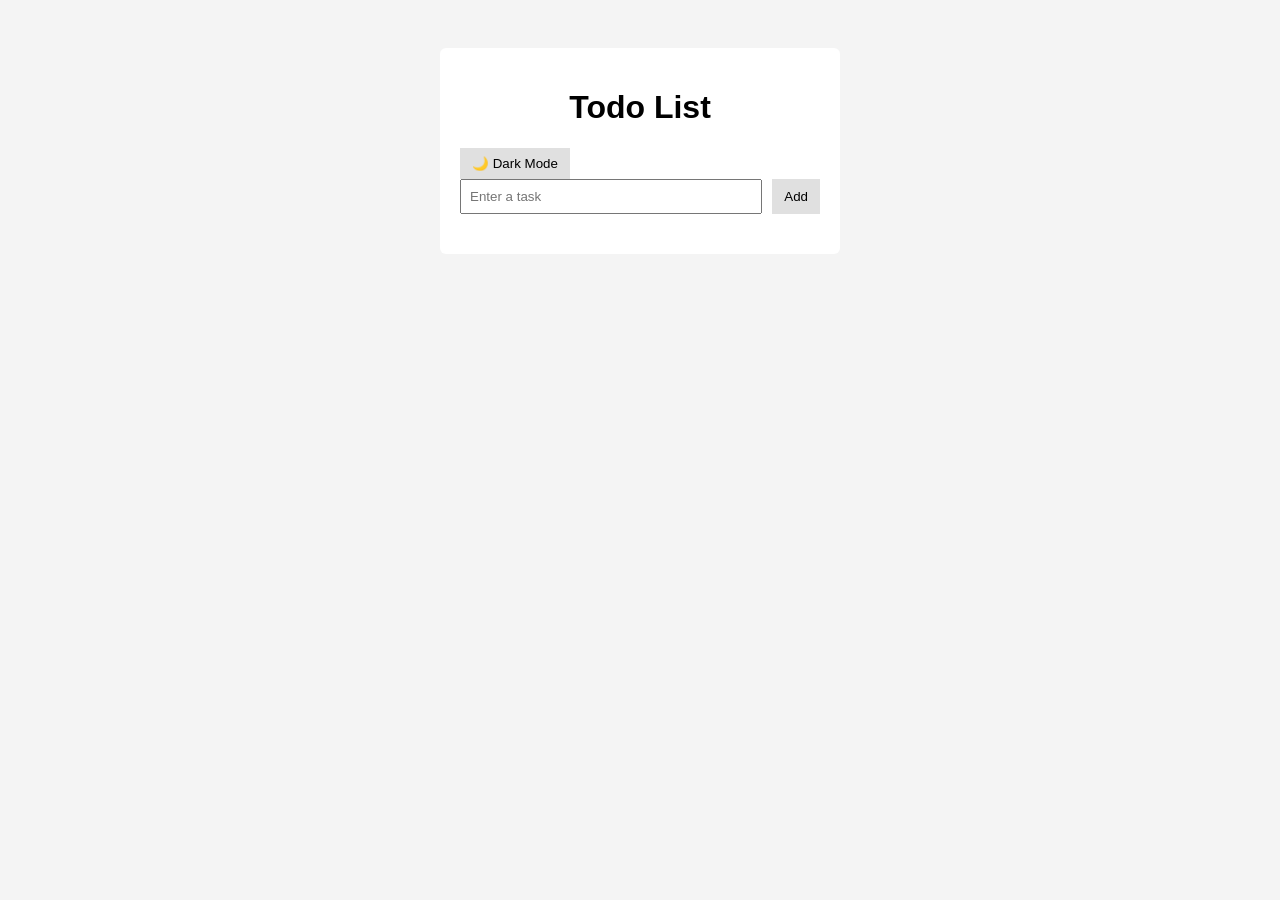
<file: BEGINNER/day-03-todo-list/index.html>
<!DOCTYPE html>
<html lang="en">
<head>
  <meta charset="UTF-8" />
  <title>Day 3 - Todo List App</title>
  <link rel="stylesheet" href="style.css" />
</head>
<body>

  <div class="container">
    <h1>Todo List</h1>

    <button id="themeToggle" aria-label="Toggle theme">🌙 Dark Mode</button>

    <div class="input-box">
      <input type="text" id="taskInput" placeholder="Enter a task" />
      <button id="addBtn">Add</button>
    </div>

    <ul id="taskList"></ul>
  </div>

  <script src="script.js"></script>
</body>
</html>
</file>
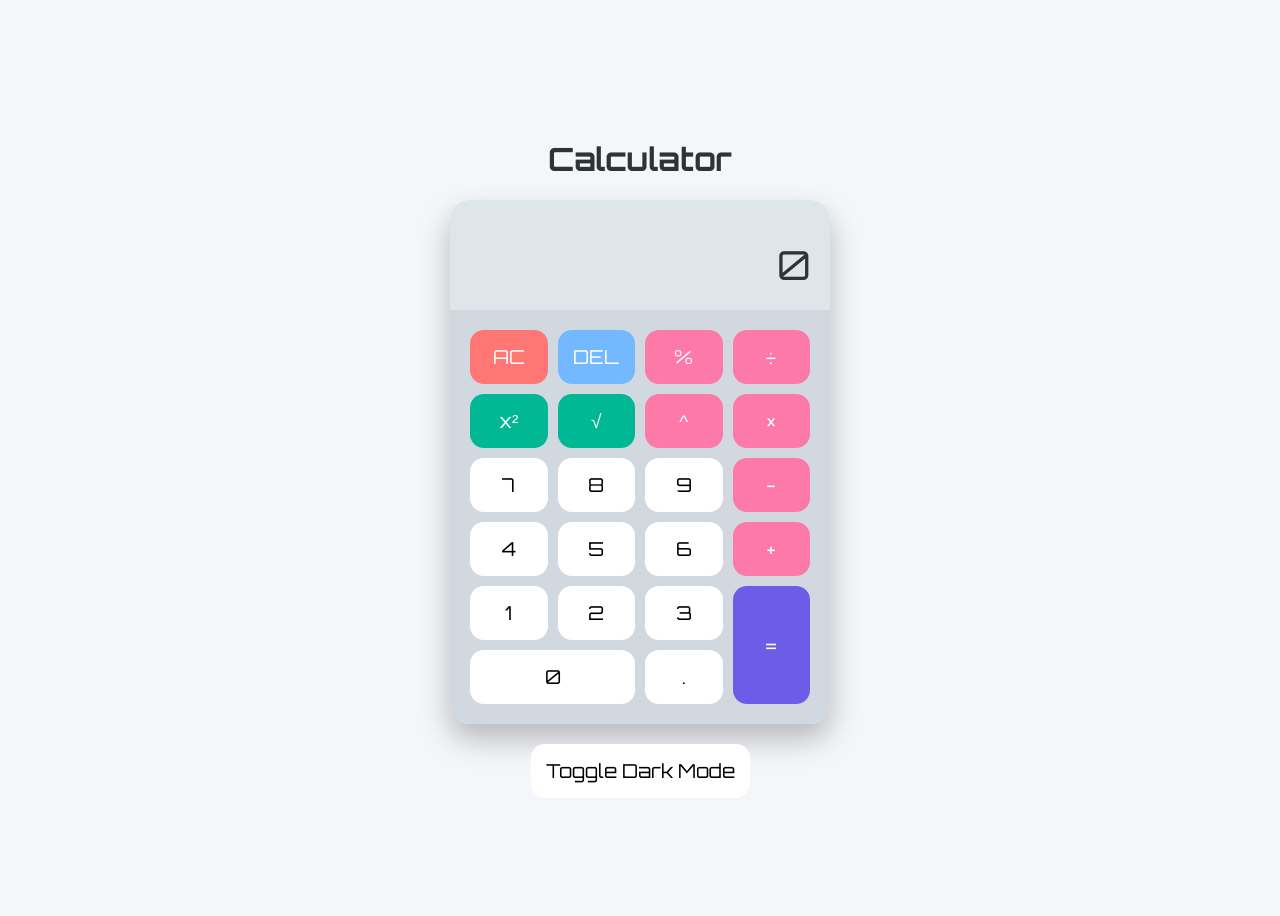
<file: public/Day 05/index.html>
<!DOCTYPE html>
<html lang="en">
<head>
  <meta charset="UTF-8" />
  <meta name="viewport" content="width=device-width, initial-scale=1.0" />
  <title>Advanced Calculator</title>

  <link rel="stylesheet" href="styles.css" />
  <link href="https://fonts.googleapis.com/css2?family=Orbitron:wght@400;700&display=swap" rel="stylesheet">
</head>
<body>

<div class="calculator-container">
  <h1>Calculator</h1>

  <div class="calculator">
    <div class="display">
      <div class="previous-operand" id="previous-operand"></div>
      <div class="current-operand" id="current-operand">0</div>
    </div>

    <div class="buttons">
      <button id="clear">AC</button>
      <button id="delete">DEL</button>
      <button class="operator">%</button>
      <button class="operator">÷</button>

      <button class="scientific">x²</button>
      <button class="scientific">√</button>
      <button class="operator">^</button>
      <button class="operator">×</button>

      <button class="number">7</button>
      <button class="number">8</button>
      <button class="number">9</button>
      <button class="operator">-</button>

      <button class="number">4</button>
      <button class="number">5</button>
      <button class="number">6</button>
      <button class="operator">+</button>

      <button class="number">1</button>
      <button class="number">2</button>
      <button class="number">3</button>
      <button id="equals" class="span-two-vert">=</button>

      <button class="number span-two">0</button>
      <button class="number">.</button>
    </div>
  </div>

  <div class="theme-toggle">
    <button id="theme-switcher">Toggle Dark Mode</button>
  </div>
</div>

<script src="script.js" defer></script>
</body>
</html>
</file>
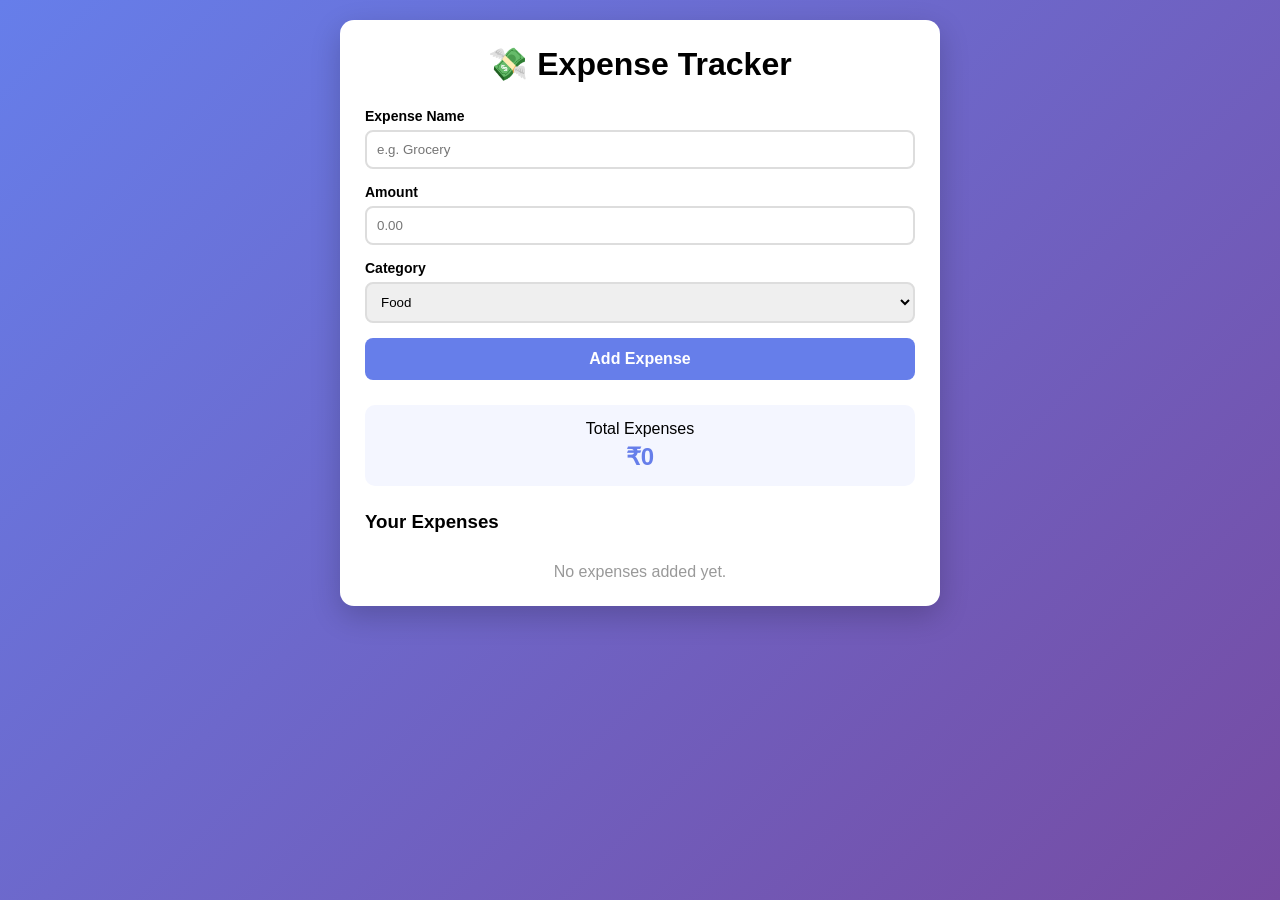
<file: public/Day 07/index.html>
<!DOCTYPE html>
<html lang="en">
<head>
  <meta charset="UTF-8" />
  <meta name="viewport" content="width=device-width, initial-scale=1.0" />
  <title>Expense Tracker</title>
  <link rel="stylesheet" href="style.css" />
</head>
<body>

  <div class="container">
    <h1>💸 Expense Tracker</h1>

    <form id="expense-form">
      <div class="form-group">
        <label>Expense Name</label>
        <input type="text" id="expense-name" placeholder="e.g. Grocery" />
      </div>

      <div class="form-group">
        <label>Amount</label>
        <input type="number" id="expense-amount" placeholder="0.00" min="1" />
      </div>

      <div class="form-group">
        <label>Category</label>
        <select id="expense-category">
          <option value="Food">Food</option>
          <option value="Travel">Travel</option>
          <option value="Shopping">Shopping</option>
          <option value="Other">Other</option>
        </select>
      </div>

      <button type="submit" class="btn">Add Expense</button>
    </form>

    <div class="total-box">
      <span>Total Expenses</span>
      <h2 id="total-amount">₹0</h2>
    </div>

    <h3 class="list-title">Your Expenses</h3>
    <div id="expenses-container" class="expenses-container">
      <p class="empty">No expenses added yet.</p>
    </div>
  </div>

  <script src="script.js"></script>
</body>
</html>
</file>
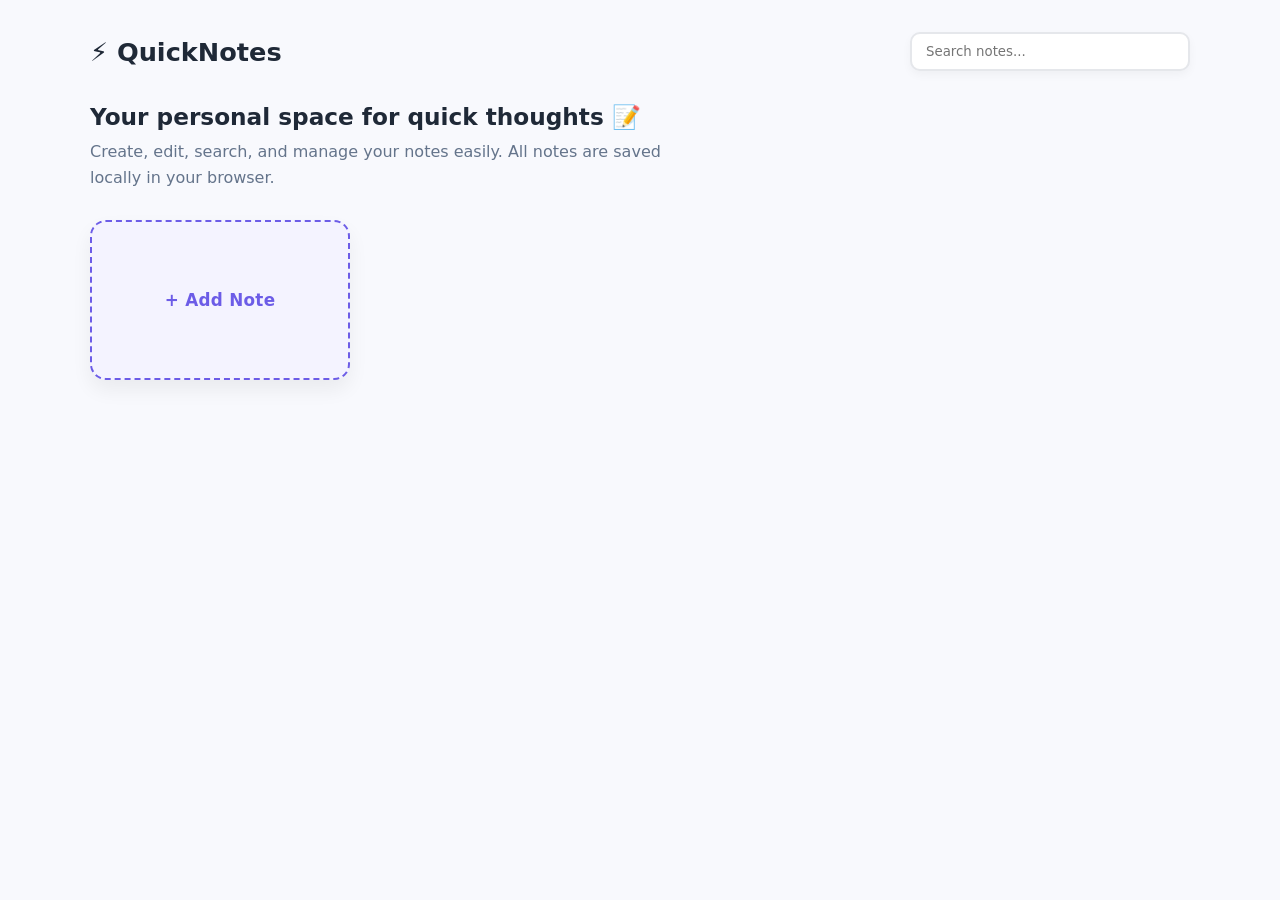
<file: public/Day 09/index.html>
<!DOCTYPE html>
<html lang="en">
<head>
  <meta charset="UTF-8" />
  <meta name="viewport" content="width=device-width, initial-scale=1.0" />
  <title>QuickNotes</title>
  <link rel="stylesheet" href="style.css" />
</head>
<body>

<header>
  <h1>⚡ QuickNotes</h1>
  <div class="search-bar">
    <input type="text" id="search-input" placeholder="Search notes..." />
  </div>
</header>

<section class="intro">
  <h2>Your personal space for quick thoughts 📝</h2>
  <p>
    Create, edit, search, and manage your notes easily.
    All notes are saved locally in your browser.
  </p>
</section>

<main class="notes-grid" id="app"></main>

<!-- Modal -->
<div class="modal-overlay" id="modal-overlay">
  <div class="modal">
    <h2 id="modal-title">Add Note</h2>

    <input type="text" id="note-title" placeholder="Title" />
    <textarea id="note-body" placeholder="Write your note here..."></textarea>

    <div class="modal-actions">
      <button class="btn cancel" id="cancel-btn">Cancel</button>
      <button class="btn save" id="save-btn">Save</button>
    </div>
  </div>
</div>

<script src="script.js"></script>
</body>
</html>
</file>
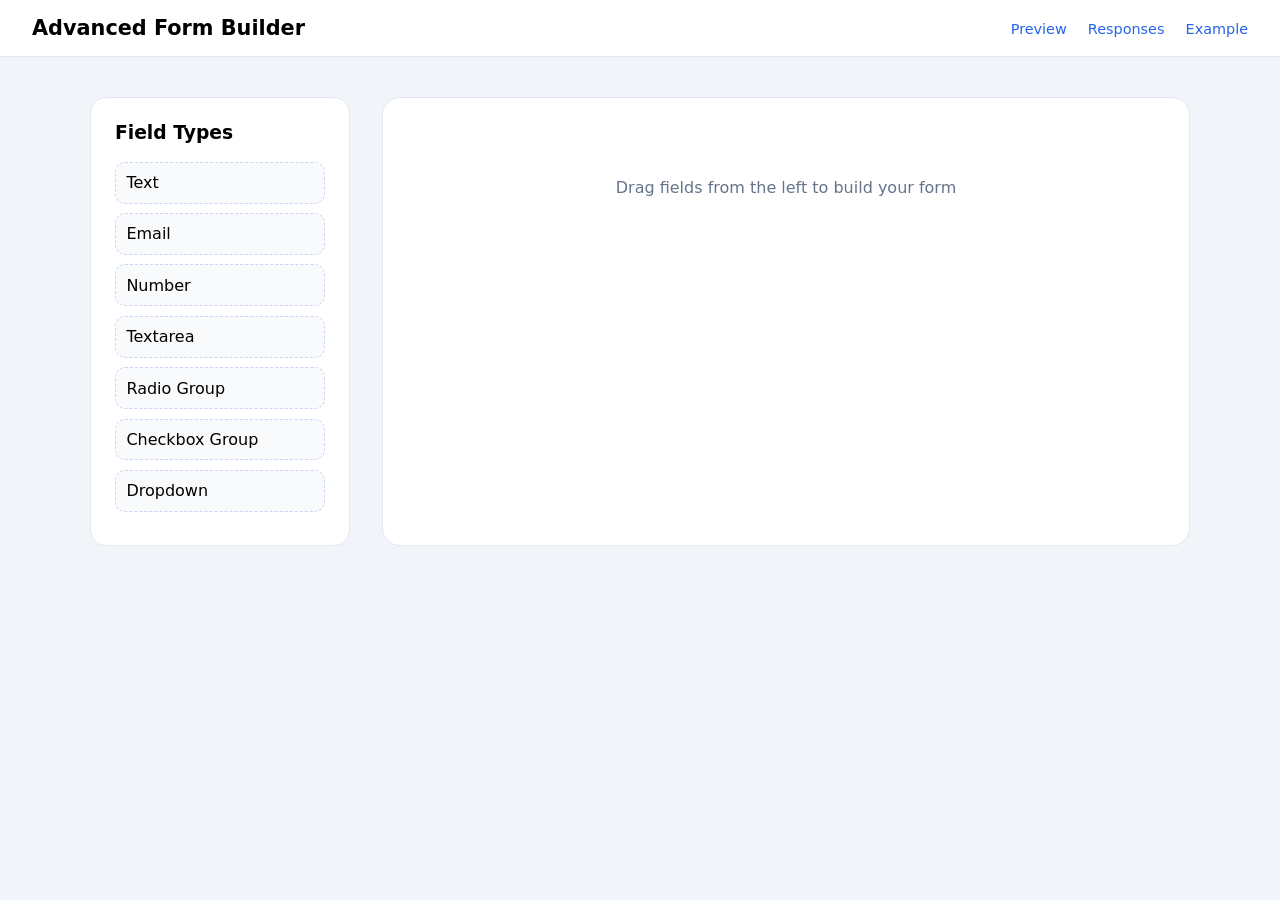
<file: public/Day 105/index.html>
<!DOCTYPE html>
<html lang="en">
<head>
<meta charset="UTF-8">
<title>Advanced Form Builder</title>
<meta name="viewport" content="width=device-width, initial-scale=1.0">

<style>
*{
  box-sizing:border-box;
  font-family:system-ui,-apple-system,sans-serif;
}

body{
  margin:0;
  background:#f1f5f9;
}

/* HEADER */
header{
  background:#fff;
  padding:1rem 2rem;
  border-bottom:1px solid #e2e8f0;
  display:flex;
  justify-content:space-between;
  align-items:center;
}

header h1{
  margin:0;
  font-size:1.3rem;
}

header a{
  margin-left:1rem;
  text-decoration:none;
  color:#2563eb;
  font-size:0.9rem;
}

/* LAYOUT */
.layout{
  max-width:1100px;
  margin:2.5rem auto;
  display:grid;
  grid-template-columns:260px 1fr;
  gap:2rem;
}

/* LEFT PANEL */
.palette{
  background:#fff;
  padding:1.5rem;
  border-radius:16px;
  border:1px solid #e2e8f0;
}

.palette h3{
  margin-top:0;
}

.palette-item{
  padding:0.65rem;
  margin-bottom:0.6rem;
  border-radius:10px;
  background:#f8fafc;
  border:1px dashed #cbd5f5;
  cursor:grab;
}

/* RIGHT PANEL */
.canvas{
  background:#fff;
  padding:2rem;
  border-radius:18px;
  border:1px solid #e2e8f0;
  min-height:420px;
}

.empty{
  color:#64748b;
  text-align:center;
  margin-top:3rem;
}

/* FIELD CARD */
.field{
  background:#f8fafc;
  border:1px solid #e2e8f0;
  border-radius:14px;
  padding:1.2rem;
  margin-bottom:1rem;
}

/* FIELD LABEL */
.field-label{
  width:100%;
  padding:0.45rem 0.6rem;
  border-radius:8px;
  border:1px solid #cbd5e1;
  font-weight:500;
  margin-bottom:0.6rem;
}

/* INPUT PREVIEW */
.field input[type="text"],
.field input[type="email"],
.field input[type="number"],
.field textarea,
.field select{
  width:100%;
  padding:0.6rem;
  border-radius:10px;
  border:1px solid #e2e8f0;
}

/* OPTIONS */
.option{
  display:flex;
  align-items:center;
  gap:8px;
  margin-top:6px;
}

.option input[type="radio"],
.option input[type="checkbox"]{
  accent-color:#2563eb;
}

.option input[type="text"]{
  flex:1;
  padding:4px 6px;
  border-radius:6px;
  border:1px solid #cbd5e1;
}

.add-option{
  margin-top:8px;
  background:none;
  border:none;
  color:#2563eb;
  cursor:pointer;
  font-size:0.85rem;
}
</style>
</head>

<body>

<header>
  <h1>Advanced Form Builder</h1>
  <nav>
    <a href="preview.html">Preview</a>
    <a href="responses.html">Responses</a>
    <a href="example.html">Example</a>
  </nav>
</header>

<main class="layout">

  <!-- LEFT -->
  <aside class="palette">
    <h3>Field Types</h3>

    <div class="palette-item" draggable="true" data-type="text">Text</div>
    <div class="palette-item" draggable="true" data-type="email">Email</div>
    <div class="palette-item" draggable="true" data-type="number">Number</div>
    <div class="palette-item" draggable="true" data-type="textarea">Textarea</div>
    <div class="palette-item" draggable="true" data-type="radio">Radio Group</div>
    <div class="palette-item" draggable="true" data-type="checkbox">Checkbox Group</div>
    <div class="palette-item" draggable="true" data-type="select">Dropdown</div>
  </aside>

  <!-- RIGHT -->
  <section class="canvas" id="dropZone">
    <div id="fields">
      <p class="empty">Drag fields from the left to build your form</p>
    </div>
  </section>

</main>

<script>
let form = { fields: [] };

const fieldsEl = document.getElementById("fields");
const dropZone = document.getElementById("dropZone");

/* LOAD SAVED */
const saved = localStorage.getItem("form");
if(saved){
  form = JSON.parse(saved);
  render();
}

/* DRAG START */
document.querySelectorAll(".palette-item").forEach(item=>{
  item.addEventListener("dragstart",e=>{
    e.dataTransfer.setData("type",item.dataset.type);
  });
});

/* DROP */
dropZone.addEventListener("dragover",e=>e.preventDefault());
dropZone.addEventListener("drop",e=>{
  e.preventDefault();
  addField(e.dataTransfer.getData("type"));
});

/* ADD FIELD */
function addField(type){
  fieldsEl.querySelector(".empty")?.remove();

  const field = {
    id: Date.now(),
    type,
    label: "New Field",
    options: ["Option 1","Option 2"]
  };

  form.fields.push(field);
  save();
  render();
}

/* RENDER */
function render(){
  fieldsEl.innerHTML = "";

  if(!form.fields.length){
    fieldsEl.innerHTML = `<p class="empty">Drag fields from the left to build your form</p>`;
    return;
  }

  form.fields.forEach((f,index)=>{
    const div = document.createElement("div");
    div.className = "field";

    div.innerHTML = `
      <input class="field-label" value="${f.label}"
        oninput="updateLabel(${index},this.value)">
    `;

    if(f.type === "radio" || f.type === "checkbox"){
      f.options.forEach((opt,i)=>{
        div.innerHTML += `
          <div class="option">
            <input type="${f.type}" disabled>
            <input type="text" value="${opt}"
              oninput="updateOption(${index},${i},this.value)">
          </div>
        `;
      });

      div.innerHTML += `
        <button class="add-option"
          onclick="addOption(${index})">+ Add option</button>
      `;
    }
    else if(f.type === "select"){
      div.innerHTML += `
        <select disabled>
          ${f.options.map(o=>`<option>${o}</option>`).join("")}
        </select>
      `;
    }
    else if(f.type === "textarea"){
      div.innerHTML += `<textarea disabled></textarea>`;
    }
    else{
      div.innerHTML += `<input type="${f.type}" disabled>`;
    }

    fieldsEl.appendChild(div);
  });
}

/* UPDATE FUNCTIONS */
function updateLabel(i,val){
  form.fields[i].label = val;
  save();
}

function updateOption(fieldIndex,optIndex,val){
  form.fields[fieldIndex].options[optIndex] = val;
  save();
}

function addOption(index){
  form.fields[index].options.push("New Option");
  save();
  render();
}

function save(){
  localStorage.setItem("form", JSON.stringify(form));
}
</script>

</body>
</html>
</file>
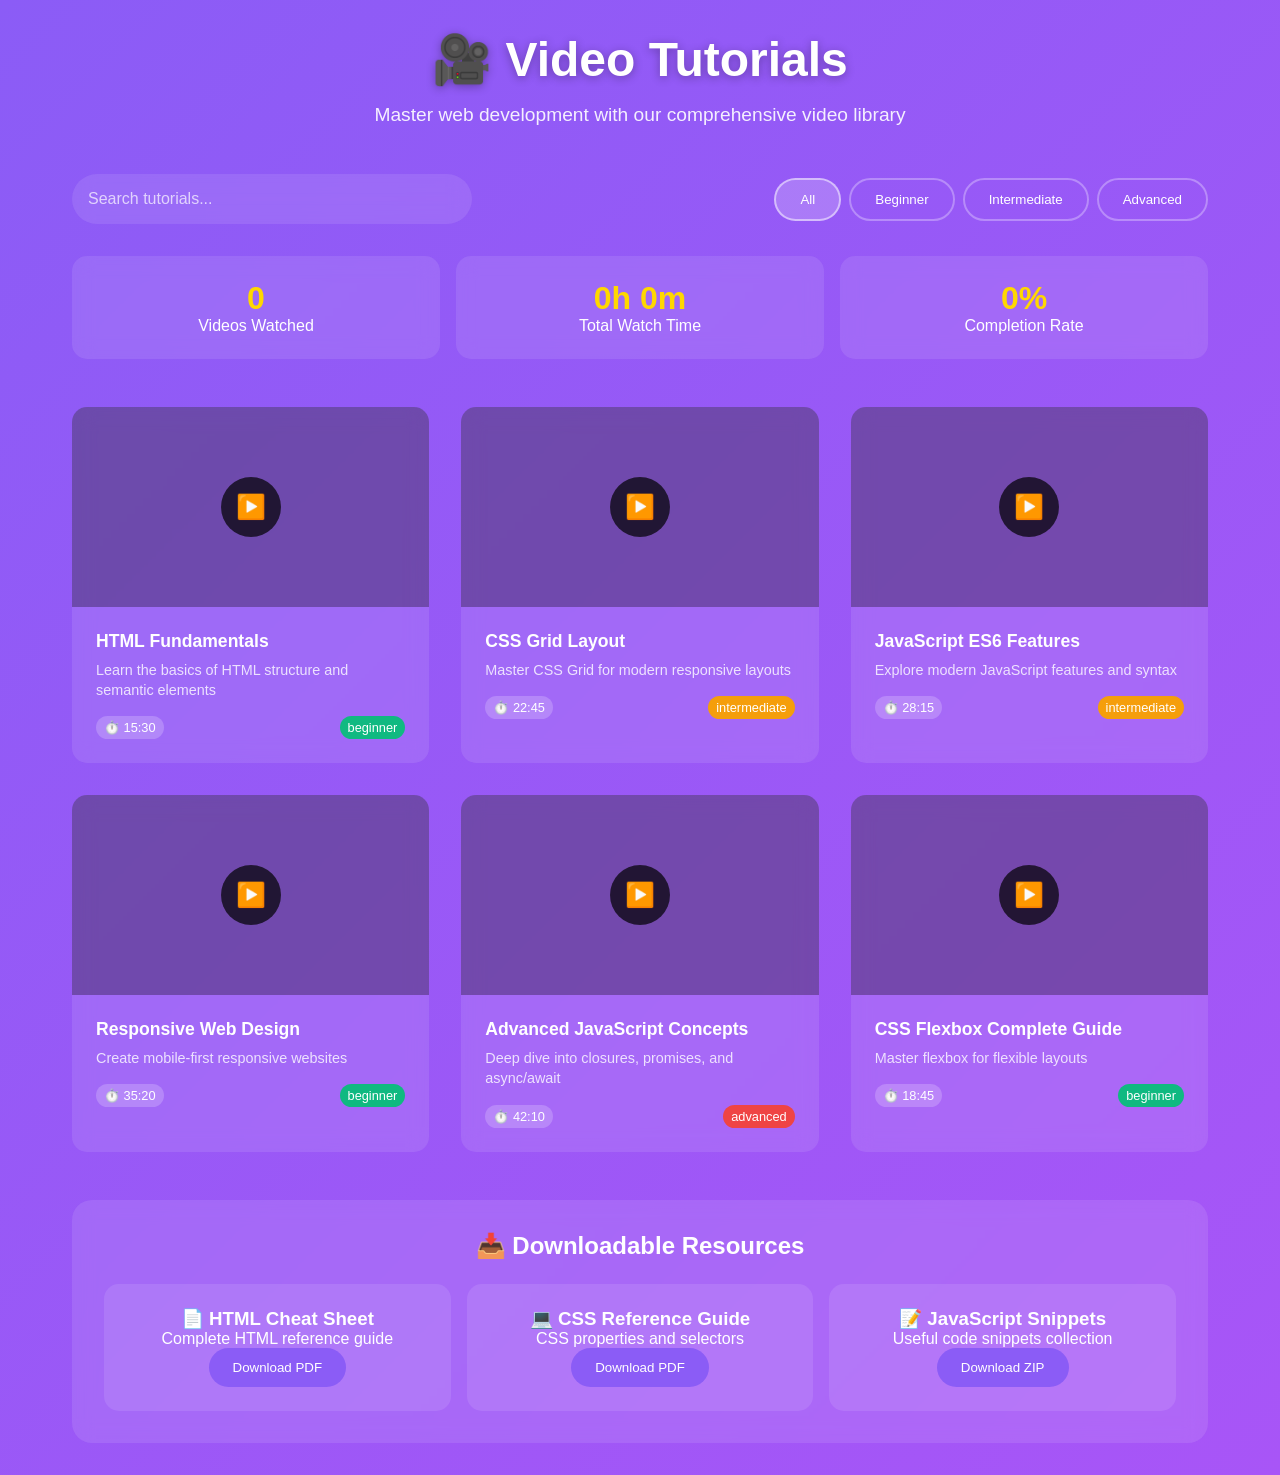
<file: public/Day 110/index.html>
<!DOCTYPE html>
<html lang="en">
<head>
    <meta charset="UTF-8">
    <meta name="viewport" content="width=device-width, initial-scale=1.0">
    <title>Video Tutorials - Day 110</title>
    <style>
        * {
            margin: 0;
            padding: 0;
            box-sizing: border-box;
        }
        
        body {
            font-family: 'Segoe UI', Tahoma, Geneva, Verdana, sans-serif;
            background: linear-gradient(135deg, #8B5CF6 0%, #A855F7 100%);
            min-height: 100vh;
            color: white;
        }
        
        .container {
            max-width: 1200px;
            margin: 0 auto;
            padding: 2rem;
        }
        
        .header {
            text-align: center;
            margin-bottom: 3rem;
        }
        
        .header h1 {
            font-size: 3rem;
            margin-bottom: 1rem;
            text-shadow: 0 2px 10px rgba(0,0,0,0.3);
        }
        
        .header p {
            font-size: 1.2rem;
            opacity: 0.9;
        }
        
        .controls {
            display: flex;
            justify-content: space-between;
            align-items: center;
            margin-bottom: 2rem;
            gap: 1rem;
            flex-wrap: wrap;
        }
        
        .search-bar {
            flex: 1;
            max-width: 400px;
            position: relative;
        }
        
        .search-bar input {
            width: 100%;
            padding: 1rem;
            border: none;
            border-radius: 50px;
            background: rgba(255,255,255,0.1);
            color: white;
            font-size: 1rem;
            backdrop-filter: blur(10px);
        }
        
        .search-bar input::placeholder {
            color: rgba(255,255,255,0.7);
        }
        
        .filter-tabs {
            display: flex;
            gap: 0.5rem;
        }
        
        .filter-btn {
            padding: 0.75rem 1.5rem;
            border: 2px solid rgba(255,255,255,0.3);
            background: transparent;
            color: white;
            border-radius: 25px;
            cursor: pointer;
            transition: all 0.3s ease;
        }
        
        .filter-btn.active,
        .filter-btn:hover {
            background: rgba(255,255,255,0.2);
            border-color: rgba(255,255,255,0.5);
        }
        
        .stats {
            display: grid;
            grid-template-columns: repeat(auto-fit, minmax(200px, 1fr));
            gap: 1rem;
            margin-bottom: 3rem;
        }
        
        .stat-card {
            background: rgba(255,255,255,0.1);
            backdrop-filter: blur(10px);
            padding: 1.5rem;
            border-radius: 15px;
            text-align: center;
        }
        
        .stat-number {
            font-size: 2rem;
            font-weight: bold;
            color: #FFD700;
        }
        
        .tutorials-grid {
            display: grid;
            grid-template-columns: repeat(auto-fill, minmax(300px, 1fr));
            gap: 2rem;
            margin-bottom: 3rem;
        }
        
        .tutorial-card {
            background: rgba(255,255,255,0.1);
            backdrop-filter: blur(10px);
            border-radius: 15px;
            overflow: hidden;
            transition: transform 0.3s ease;
            cursor: pointer;
        }
        
        .tutorial-card:hover {
            transform: translateY(-5px);
        }
        
        .tutorial-thumbnail {
            position: relative;
            width: 100%;
            height: 200px;
            background: rgba(0,0,0,0.3);
            display: flex;
            align-items: center;
            justify-content: center;
        }
        
        .play-overlay {
            background: rgba(0,0,0,0.7);
            color: white;
            border-radius: 50%;
            width: 60px;
            height: 60px;
            display: flex;
            align-items: center;
            justify-content: center;
            font-size: 1.5rem;
        }
        
        .tutorial-info {
            padding: 1.5rem;
        }
        
        .tutorial-title {
            font-size: 1.1rem;
            font-weight: 600;
            margin-bottom: 0.5rem;
        }
        
        .tutorial-description {
            font-size: 0.9rem;
            opacity: 0.8;
            margin-bottom: 1rem;
            line-height: 1.4;
        }
        
        .tutorial-meta {
            display: flex;
            justify-content: space-between;
            align-items: center;
        }
        
        .duration {
            background: rgba(255,255,255,0.2);
            padding: 0.25rem 0.5rem;
            border-radius: 12px;
            font-size: 0.8rem;
        }
        
        .difficulty {
            padding: 0.25rem 0.5rem;
            border-radius: 12px;
            font-size: 0.8rem;
            font-weight: 500;
        }
        
        .difficulty.beginner {
            background: #10B981;
            color: white;
        }
        
        .difficulty.intermediate {
            background: #F59E0B;
            color: white;
        }
        
        .difficulty.advanced {
            background: #EF4444;
            color: white;
        }
        
        .resources {
            background: rgba(255,255,255,0.1);
            backdrop-filter: blur(10px);
            border-radius: 20px;
            padding: 2rem;
            text-align: center;
        }
        
        .resources h2 {
            margin-bottom: 1.5rem;
        }
        
        .resources-grid {
            display: grid;
            grid-template-columns: repeat(auto-fit, minmax(250px, 1fr));
            gap: 1rem;
        }
        
        .resource-card {
            background: rgba(255,255,255,0.1);
            padding: 1.5rem;
            border-radius: 15px;
            transition: transform 0.3s ease;
        }
        
        .resource-card:hover {
            transform: translateY(-3px);
        }
        
        .download-btn {
            background: #8B5CF6;
            color: white;
            border: none;
            padding: 0.75rem 1.5rem;
            border-radius: 25px;
            cursor: pointer;
            transition: all 0.3s ease;
            font-weight: 500;
        }
        
        .download-btn:hover {
            background: #7C3AED;
            transform: translateY(-2px);
        }
        
        .modal {
            display: none;
            position: fixed;
            z-index: 1000;
            left: 0;
            top: 0;
            width: 100%;
            height: 100%;
            background: rgba(0,0,0,0.8);
        }
        
        .modal-content {
            background: #1F2937;
            margin: 2% auto;
            padding: 2rem;
            border-radius: 15px;
            width: 90%;
            max-width: 800px;
            color: white;
        }
        
        .close {
            float: right;
            font-size: 2rem;
            cursor: pointer;
            color: #9CA3AF;
        }
        
        .close:hover {
            color: white;
        }
        
        .video-container {
            position: relative;
            width: 100%;
            height: 0;
            padding-bottom: 56.25%;
            margin: 1rem 0;
        }
        
        .video-container iframe {
            position: absolute;
            top: 0;
            left: 0;
            width: 100%;
            height: 100%;
            border-radius: 10px;
        }
        
        @media (max-width: 768px) {
            .controls {
                flex-direction: column;
                align-items: stretch;
            }
            
            .search-bar {
                max-width: none;
            }
            
            .tutorials-grid {
                grid-template-columns: 1fr;
            }
            
            .header h1 {
                font-size: 2rem;
            }
        }
    </style>
</head>
<body>
    <div class="container">
        <header class="header">
            <h1>🎥 Video Tutorials</h1>
            <p>Master web development with our comprehensive video library</p>
        </header>

        <div class="controls">
            <div class="search-bar">
                <input type="text" id="searchInput" placeholder="Search tutorials...">
            </div>
            <div class="filter-tabs">
                <button class="filter-btn active" data-level="all">All</button>
                <button class="filter-btn" data-level="beginner">Beginner</button>
                <button class="filter-btn" data-level="intermediate">Intermediate</button>
                <button class="filter-btn" data-level="advanced">Advanced</button>
            </div>
        </div>

        <div class="stats">
            <div class="stat-card">
                <div class="stat-number" id="watchedCount">0</div>
                <p>Videos Watched</p>
            </div>
            <div class="stat-card">
                <div class="stat-number" id="totalTime">0h 0m</div>
                <p>Total Watch Time</p>
            </div>
            <div class="stat-card">
                <div class="stat-number" id="completionRate">0%</div>
                <p>Completion Rate</p>
            </div>
        </div>

        <div class="tutorials-grid" id="tutorialsGrid">
            <!-- Videos will be loaded here -->
        </div>

        <div class="resources">
            <h2>📥 Downloadable Resources</h2>
            <div class="resources-grid">
                <div class="resource-card">
                    <h3>📄 HTML Cheat Sheet</h3>
                    <p>Complete HTML reference guide</p>
                    <button class="download-btn">Download PDF</button>
                </div>
                <div class="resource-card">
                    <h3>💻 CSS Reference Guide</h3>
                    <p>CSS properties and selectors</p>
                    <button class="download-btn">Download PDF</button>
                </div>
                <div class="resource-card">
                    <h3>📝 JavaScript Snippets</h3>
                    <p>Useful code snippets collection</p>
                    <button class="download-btn">Download ZIP</button>
                </div>
            </div>
        </div>
    </div>

    <div id="videoModal" class="modal">
        <div class="modal-content">
            <span class="close">&times;</span>
            <h3 id="modalTitle"></h3>
            <div class="video-container">
                <iframe id="videoFrame" src="" frameborder="0" allowfullscreen></iframe>
            </div>
            <p id="modalDescription"></p>
        </div>
    </div>

    <script src="script.js"></script>
</body>
</html>
</file>
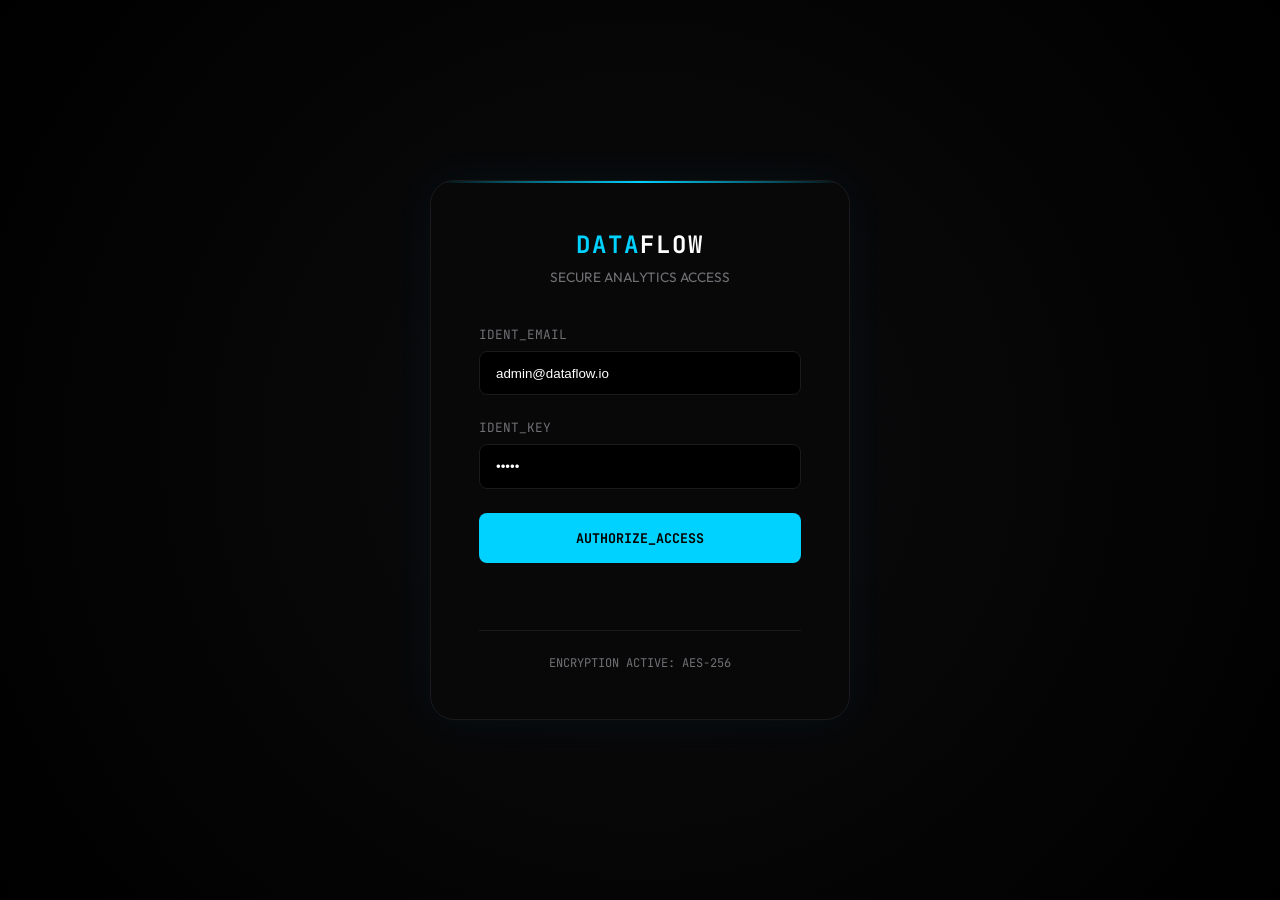
<file: public/Day 117/index.html>
<!DOCTYPE html>
<html lang="en">
<head>
    <meta charset="UTF-8">
    <meta name="viewport" content="width=device-width, initial-scale=1.0">
    <title>Real-Time Analytics | Day 117</title>
    
    <!-- Fonts -->
    <link rel="preconnect" href="https://fonts.googleapis.com">
    <link rel="preconnect" href="https://fonts.gstatic.com" crossorigin>
    <link href="https://fonts.googleapis.com/css2?family=JetBrains+Mono:wght@400;700&family=Outfit:wght@300;400;500;600;700&display=swap" rel="stylesheet">
    
    <!-- Icons -->
    <link rel="stylesheet" href="https://cdnjs.cloudflare.com/ajax/libs/font-awesome/6.4.0/css/all.min.css">
    
    <!-- D3.js -->
    <script src="https://d3js.org/d3.v7.min.js"></script>
    
    <link rel="stylesheet" href="style.css">
</head>
<body>
    <div class="app-container">
        <!-- Sidebar -->
        <aside class="sidebar" id="sidebar"></aside>

        <!-- Main Workspace -->
        <main class="workspace">
            <!-- Header -->
            <header class="workspace-header">
                <div class="system-status">
                    <span class="status-indicator online"></span>
                    <span class="status-text">SYSTEMS ONLINE</span>
                </div>
                <div class="header-tools">
                    <div class="live-clock" id="clock">00:00:00</div>
                    <div class="user-pill">
                        <img src="https://ui-avatars.com/api/?name=Analyst&background=00d2ff&color=fff" alt="User">
                        <span>Lead Analyst</span>
                    </div>
                    <button class="mobile-toggle" id="mobileToggle">
                        <i class="fa-solid fa-bars-staggered"></i>
                    </button>
                </div>
            </header>

            <!-- Metrics Bar -->
            <div class="metrics-grid">
                <div class="metric-card">
                    <div class="metric-header">
                        <span class="label">LIVE USERS</span>
                        <i class="fa-solid fa-users text-blue"></i>
                    </div>
                    <div class="metric-value" id="live-users">0</div>
                    <div class="metric-change positive"><i class="fa-solid fa-caret-up"></i> 12% vs last hour</div>
                </div>
                <div class="metric-card">
                    <div class="metric-header">
                        <span class="label">REQUESTS / SEC</span>
                        <i class="fa-solid fa-bolt text-blue"></i>
                    </div>
                    <div class="metric-value" id="req-sec">0.0</div>
                    <div class="metric-change positive thin"><span class="glow">LIVE STREAM</span></div>
                </div>
                <div class="metric-card">
                    <div class="metric-header">
                        <span class="label">ERROR RATE</span>
                        <i class="fa-solid fa-triangle-exclamation text-red"></i>
                    </div>
                    <div class="metric-value" id="err-rate">0.02%</div>
                    <div class="metric-change stable">within normal limits</div>
                </div>
                <div class="metric-card">
                    <div class="metric-header">
                        <span class="label">LATENCY</span>
                        <i class="fa-solid fa-clock text-orange"></i>
                    </div>
                    <div class="metric-value" id="latency">45ms</div>
                    <div class="metric-change positive"><i class="fa-solid fa-caret-down"></i> 5ms improvement</div>
                </div>
            </div>

            <!-- Content Grid -->
            <div class="content-grid">
                <!-- Large Streaming Chart -->
                <section class="grid-card span-8 stretch" id="chart-section">
                    <div class="card-header">
                        <h2>Real-Time Traffic Stream (Requests)</h2>
                        <div class="card-actions">
                            <span class="tag">60 FPS</span>
                            <span class="tag">REAL-TIME</span>
                        </div>
                    </div>
                    <div class="viz-container" id="traffic-viz"></div>
                </section>

                <!-- System Health Gauges -->
                <section class="grid-card span-4">
                    <div class="card-header">
                        <h2>Infrastructure Health</h2>
                    </div>
                    <div class="gauges-container">
                        <div class="gauge-item">
                            <div class="gauge-viz" id="cpu-gauge"></div>
                            <span class="gauge-label">CPU LOAD</span>
                        </div>
                        <div class="gauge-item">
                            <div class="gauge-viz" id="mem-gauge"></div>
                            <span class="gauge-label">MEMORY</span>
                        </div>
                    </div>
                    <div class="health-details">
                        <div class="detail-row">
                            <span>Active Servers</span>
                            <span class="value">12/12</span>
                        </div>
                        <div class="detail-row">
                            <span>Database Sync</span>
                            <span class="value text-success">SYNCHRONIZED</span>
                        </div>
                    </div>
                </section>

                <!-- Live Log Stream -->
                <section class="grid-card span-6">
                    <div class="card-header">
                        <h2>Live Event Log</h2>
                        <button class="icon-btn" id="clear-logs" title="Clear Logs"><i class="fa-solid fa-trash-can"></i></button>
                    </div>
                    <div class="log-stream" id="log-list">
                        <!-- Logs injected by JS -->
                    </div>
                </section>

                <!-- Geo Distribution -->
                <section class="grid-card span-6">
                    <div class="card-header">
                        <h2>Global Traffic Inflow</h2>
                    </div>
                    <div class="geo-list" id="geo-list">
                        <!-- Locations injected by JS -->
                    </div>
                </section>
            </div>
        </main>
    </div>

    <!-- Notification Container -->
    <div id="notif-container"></div>

    <script src="js/db.js"></script>
    <script src="js/shared.js"></script>
    <script src="script.js"></script>
</body>
</html>
</file>
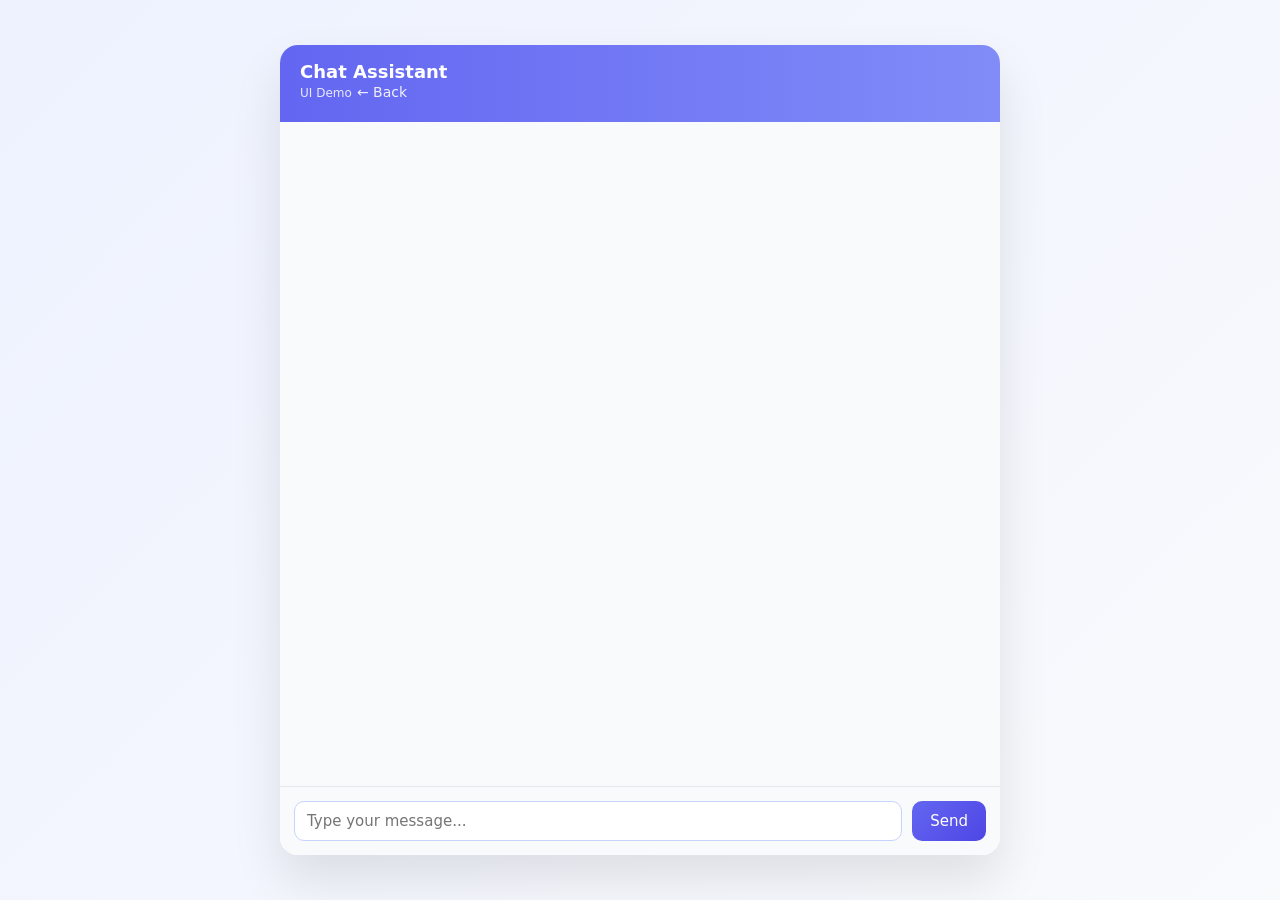
<file: public/Day 13/index.html>
<!DOCTYPE html>
<html lang="en">
<head>
  <meta charset="UTF-8" />
  <title>Colorful Chat UI</title>
  <meta name="viewport" content="width=device-width, initial-scale=1.0" />
  <link rel="stylesheet" href="style.css" />
</head>
<body>

  <div class="chat-container">

    <!-- Header -->
    <header class="chat-header">
      <h2>Chat Assistant</h2>
      <span class="subtitle">UI Demo</span>

      <button class="back-btn" onclick="goBack()">← Back</button>

    </header>

    <!-- Messages -->
    <main id="chat" class="chat-messages"></main>

    <!-- Input -->
    <footer class="chat-input">
      <textarea
        id="input"
        placeholder="Type your message..."
        rows="1"
      ></textarea>
      <button id="send">Send</button>
    </footer>

  </div>

  <script src="script.js"></script>
</body>
</html>
</file>
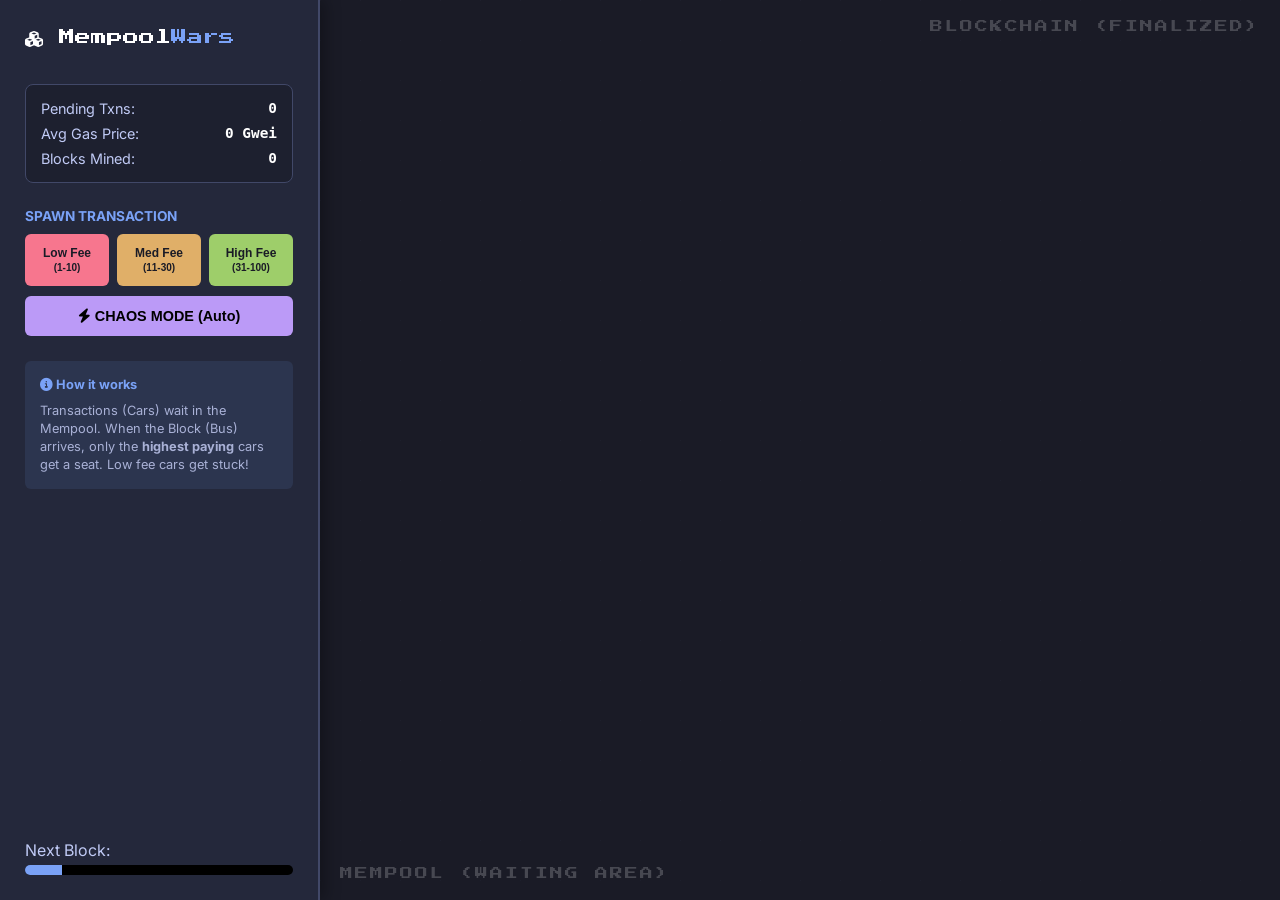
<file: public/Day 175/index.html>
<!DOCTYPE html>
<html lang="en">
<head>
    <meta charset="UTF-8">
    <meta name="viewport" content="width=device-width, initial-scale=1.0">
    <title>Mempool Wars | Gas Simulator</title>
    <link rel="stylesheet" href="style.css">
    <link rel="stylesheet" href="https://cdnjs.cloudflare.com/ajax/libs/font-awesome/6.4.0/css/all.min.css">
    <link href="https://fonts.googleapis.com/css2?family=Press+Start+2P&family=Inter:wght@400;600&display=swap" rel="stylesheet">
</head>
<body>
    <div class="app-container">
        <aside class="sidebar">
            <div class="brand">
                <i class="fas fa-cubes"></i> Mempool<span class="highlight">Wars</span>
            </div>

            <div class="stats-panel">
                <div class="stat-row">
                    <span>Pending Txns:</span>
                    <span id="stat-pending" class="mono">0</span>
                </div>
                <div class="stat-row">
                    <span>Avg Gas Price:</span>
                    <span id="stat-avg-gas" class="mono">0 Gwei</span>
                </div>
                <div class="stat-row">
                    <span>Blocks Mined:</span>
                    <span id="stat-blocks" class="mono">0</span>
                </div>
            </div>

            <div class="control-group">
                <label>Spawn Transaction</label>
                <div class="btn-grid">
                    <button class="btn low-fee" onclick="spawnTx('low')">
                        Low Fee <br><small>(1-10)</small>
                    </button>
                    <button class="btn med-fee" onclick="spawnTx('med')">
                        Med Fee <br><small>(11-30)</small>
                    </button>
                    <button class="btn high-fee" onclick="spawnTx('high')">
                        High Fee <br><small>(31-100)</small>
                    </button>
                </div>
                <button class="btn chaos" id="btn-chaos">
                    <i class="fas fa-bolt"></i> CHAOS MODE (Auto)
                </button>
            </div>

            <div class="info-box">
                <h4><i class="fas fa-info-circle"></i> How it works</h4>
                <p>Transactions (Cars) wait in the Mempool. When the Block (Bus) arrives, only the <strong>highest paying</strong> cars get a seat. Low fee cars get stuck!</p>
            </div>

            <div class="next-block-timer">
                <span>Next Block:</span>
                <div class="progress-bar">
                    <div class="progress-fill" id="timer-bar"></div>
                </div>
            </div>
        </aside>

        <main class="game-view">
            <canvas id="sim-canvas"></canvas>
            <div class="overlay-ui">
                <div class="zone-label mempool-label">MEMPOOL (Waiting Area)</div>
                <div class="zone-label blockchain-label">BLOCKCHAIN (Finalized)</div>
            </div>
        </main>
    </div>

    <script src="script.js"></script>
</body>
</html>
</file>
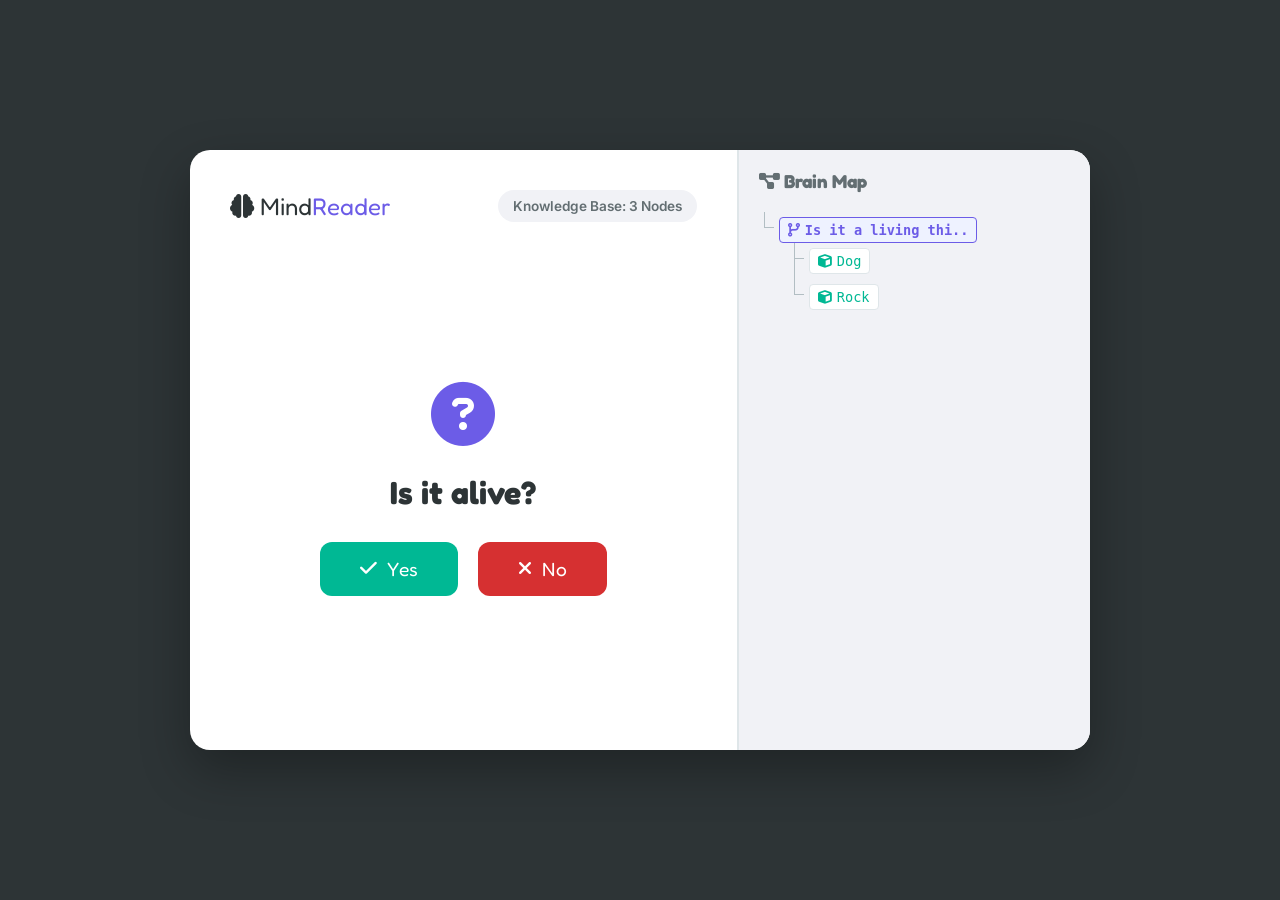
<file: public/Day 176/index.html>
<!DOCTYPE html>
<html lang="en">
<head>
    <meta charset="UTF-8">
    <meta name="viewport" content="width=device-width, initial-scale=1.0">
    <title>Decision-Tree-Guess | AI Mind Reader</title>
    <link rel="stylesheet" href="style.css">
    <link rel="stylesheet" href="https://cdnjs.cloudflare.com/ajax/libs/font-awesome/6.4.0/css/all.min.css">
    <link href="https://fonts.googleapis.com/css2?family=Fredoka:wght@400;600&family=Inter:wght@400;600&display=swap" rel="stylesheet">
</head>
<body>
    <div class="app-container">
        <main class="game-card">
            <header>
                <div class="brand">
                    <i class="fas fa-brain"></i> Mind<span class="highlight">Reader</span>
                </div>
                <div class="score-badge">Knowledge Base: <span id="node-count">3</span> Nodes</div>
            </header>

            <div id="game-interface">
                <div id="question-view" class="view active">
                    <div class="icon-wrapper">
                        <i class="fas fa-question-circle"></i>
                    </div>
                    <h2 id="question-text">Is it alive?</h2>
                    <div class="actions">
                        <button class="btn yes-btn" onclick="game.answer(true)">
                            <i class="fas fa-check"></i> Yes
                        </button>
                        <button class="btn no-btn" onclick="game.answer(false)">
                            <i class="fas fa-times"></i> No
                        </button>
                    </div>
                </div>

                <div id="learning-view" class="view hidden">
                    <div class="icon-wrapper warning">
                        <i class="fas fa-graduation-cap"></i>
                    </div>
                    <h2>I give up! What was it?</h2>
                    <p class="subtitle">Help me get smarter for next time.</p>
                    
                    <div class="form-group">
                        <label>The object you thought of:</label>
                        <input type="text" id="new-object" placeholder="e.g., A Toaster">
                    </div>

                    <div class="form-group">
                        <label>A question to distinguish it from <strong id="old-guess-display">...</strong>:</label>
                        <input type="text" id="new-question" placeholder="e.g., Is it an electronic device?">
                    </div>

                    <div class="form-group">
                        <label>For <span id="new-obj-label">your object</span>, the answer is:</label>
                        <div class="radio-group">
                            <label><input type="radio" name="new-ans" value="yes" checked> Yes</label>
                            <label><input type="radio" name="new-ans" value="no"> No</label>
                        </div>
                    </div>

                    <button class="btn primary-btn" onclick="game.learn()">Teach Me</button>
                </div>

                <div id="result-view" class="view hidden">
                    <div class="icon-wrapper success">
                        <i class="fas fa-magic"></i>
                    </div>
                    <h2 id="result-msg">I guessed it!</h2>
                    <button class="btn primary-btn" onclick="game.restart()">Play Again</button>
                </div>
            </div>
        </main>

        <aside class="brain-visualizer">
            <h3><i class="fas fa-project-diagram"></i> Brain Map</h3>
            <div class="tree-container" id="tree-container">
                </div>
        </aside>
    </div>

    <script src="script.js"></script>
</body>
</html>
</file>
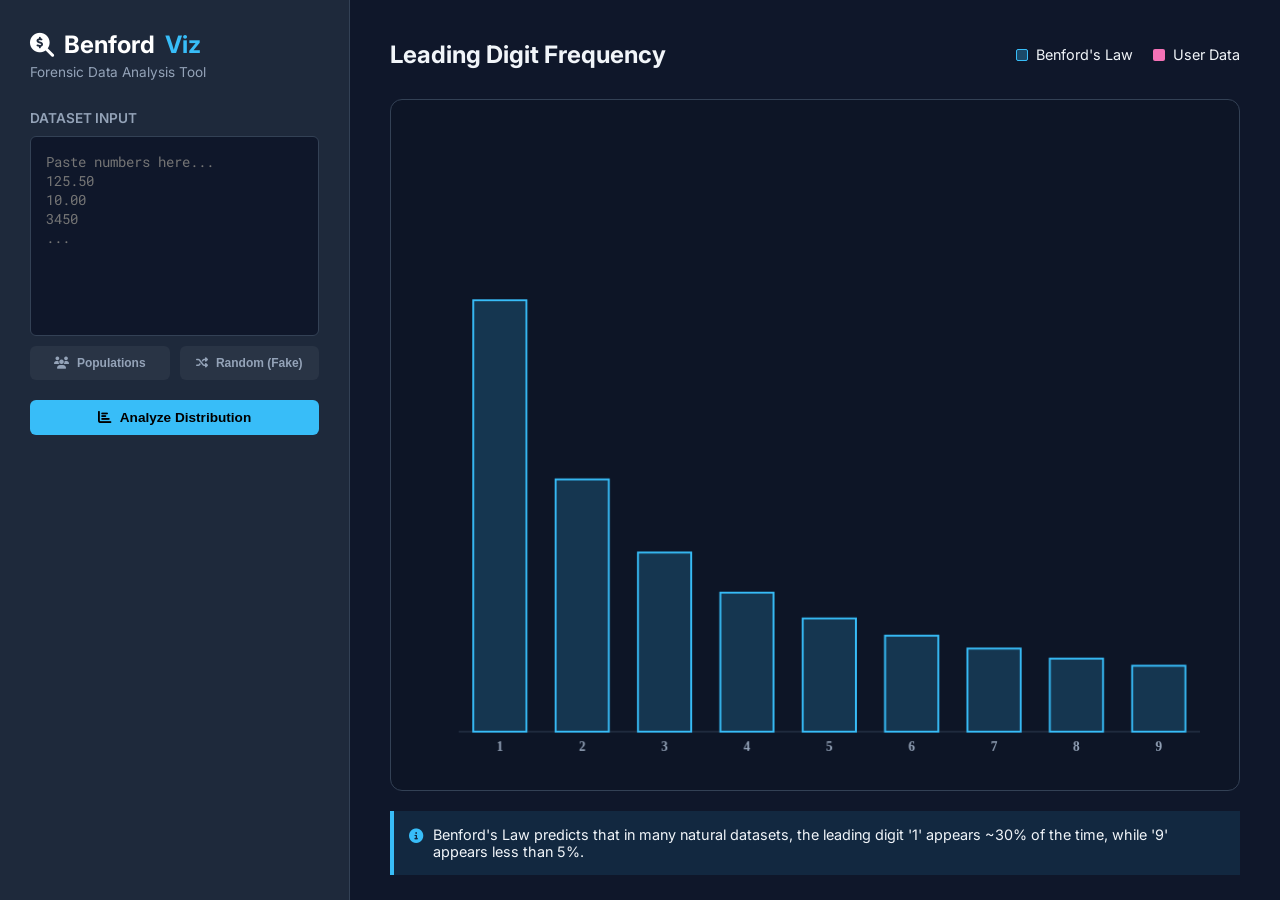
<file: public/Day 177/index.html>
<!DOCTYPE html>
<html lang="en">
<head>
    <meta charset="UTF-8">
    <meta name="viewport" content="width=device-width, initial-scale=1.0">
    <title>Benford's Law Viz | Fraud Detector</title>
    <link rel="stylesheet" href="style.css">
    <link rel="stylesheet" href="https://cdnjs.cloudflare.com/ajax/libs/font-awesome/6.4.0/css/all.min.css">
    <link href="https://fonts.googleapis.com/css2?family=Roboto+Mono:wght@400;700&family=Inter:wght@400;600&display=swap" rel="stylesheet">
</head>
<body>
    <div class="app-container">
        <aside class="sidebar">
            <header>
                <div class="brand">
                    <i class="fas fa-search-dollar"></i> Benford<span class="highlight">Viz</span>
                </div>
                <p class="subtitle">Forensic Data Analysis Tool</p>
            </header>

            <div class="input-group">
                <label>Dataset Input</label>
                <textarea id="data-input" placeholder="Paste numbers here...
125.50
10.00
3450
..."></textarea>
                <div class="btn-group">
                    <button class="btn secondary" id="btn-sample-pop">
                        <i class="fas fa-users"></i> Populations
                    </button>
                    <button class="btn secondary" id="btn-sample-rand">
                        <i class="fas fa-random"></i> Random (Fake)
                    </button>
                </div>
                <button class="btn primary" id="btn-analyze">
                    <i class="fas fa-chart-bar"></i> Analyze Distribution
                </button>
            </div>

            <div class="verdict-box hidden" id="verdict-box">
                <h4>Analysis Verdict</h4>
                <div class="status-indicator" id="status-indicator">
                    <i class="fas fa-check-circle"></i>
                    <span id="verdict-text">Likely Natural</span>
                </div>
                <div class="metric-row">
                    <span>Deviation (RMSE):</span>
                    <span id="rmse-val">0.02</span>
                </div>
                <p class="verdict-desc" id="verdict-desc">
                    The data closely follows the expected Benford curve.
                </p>
            </div>
        </aside>

        <main class="chart-area">
            <div class="chart-header">
                <h2>Leading Digit Frequency</h2>
                <div class="legend">
                    <span class="legend-item"><span class="dot expected"></span> Benford's Law</span>
                    <span class="legend-item"><span class="dot actual"></span> User Data</span>
                </div>
            </div>
            
            <div class="canvas-wrapper">
                <canvas id="benford-chart"></canvas>
            </div>

            <div class="info-footer">
                <i class="fas fa-info-circle"></i> 
                Benford's Law predicts that in many natural datasets, the leading digit '1' appears ~30% of the time, while '9' appears less than 5%.
            </div>
        </main>
    </div>

    <script src="script.js"></script>
</body>
</html>
</file>
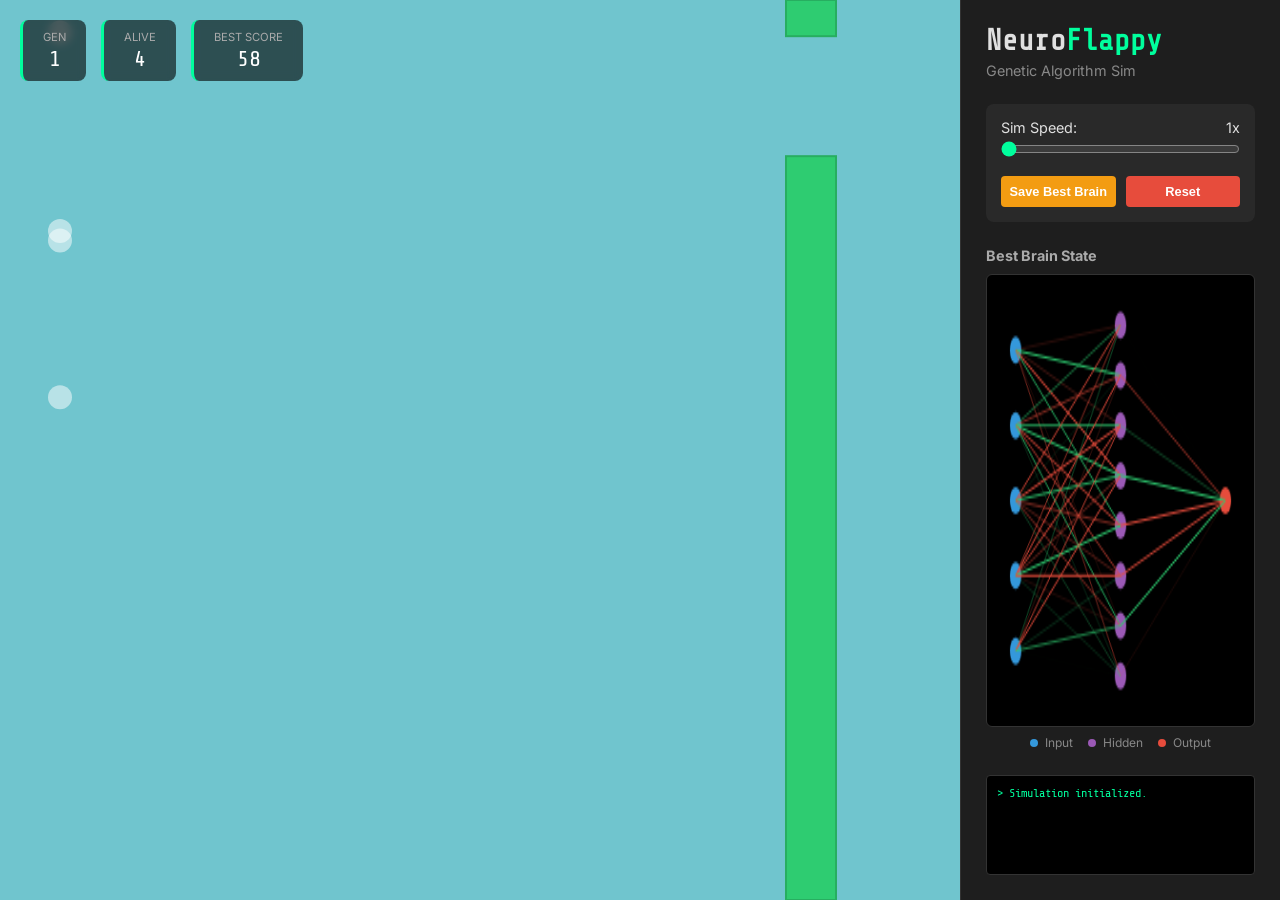
<file: public/Day 194/index.html>
<!DOCTYPE html>
<html lang="en">
<head>
    <meta charset="UTF-8">
    <meta name="viewport" content="width=device-width, initial-scale=1.0">
    <title>Neuro-Flappy | AI Evolution</title>
    <link rel="stylesheet" href="style.css">
    <link rel="stylesheet" href="https://cdnjs.cloudflare.com/ajax/libs/font-awesome/6.4.0/css/all.min.css">
    <link href="https://fonts.googleapis.com/css2?family=Share+Tech+Mono&family=Inter:wght@400;600&display=swap" rel="stylesheet">
</head>
<body>
    <div class="app-container">
        <div class="game-wrapper">
            <canvas id="game-canvas"></canvas>
            
            <div class="stats-overlay">
                <div class="stat-box">
                    <span class="label">GEN</span>
                    <span id="stat-gen" class="value">1</span>
                </div>
                <div class="stat-box">
                    <span class="label">ALIVE</span>
                    <span id="stat-alive" class="value">50</span>
                </div>
                <div class="stat-box">
                    <span class="label">BEST SCORE</span>
                    <span id="stat-score" class="value">0</span>
                </div>
            </div>
        </div>

        <aside class="sidebar">
            <header>
                <h1>Neuro<span class="highlight">Flappy</span></h1>
                <p>Genetic Algorithm Sim</p>
            </header>

            <div class="control-panel">
                <div class="slider-group">
                    <label>Sim Speed: <span id="speed-val">1x</span></label>
                    <input type="range" id="speed-slider" min="1" max="10" value="1">
                </div>
                <div class="btn-group">
                    <button class="btn warning" id="btn-save">Save Best Brain</button>
                    <button class="btn danger" id="btn-reset">Reset</button>
                </div>
            </div>

            <div class="viz-panel">
                <h3>Best Brain State</h3>
                <canvas id="net-canvas" width="280" height="200"></canvas>
                <div class="viz-legend">
                    <span><span class="dot input"></span> Input</span>
                    <span><span class="dot hidden"></span> Hidden</span>
                    <span><span class="dot output"></span> Output</span>
                </div>
            </div>

            <div class="info-log" id="info-log">
                <div class="log-entry">> Simulation initialized.</div>
            </div>
        </aside>
    </div>

    <script src="script.js"></script>
</body>
</html>
</file>
<file: BEGINNER/day-03-todo-list/style.css>
* {
  box-sizing: border-box;
  font-family: Arial, sans-serif;
}

/* Theme variables */
:root {
  --bg-color: #f4f4f4;
  --container-bg: #ffffff;
  --text-color: #000000;
  --btn-bg: #e0e0e0;
  --btn-text: #000000;
}

body {
  background: var(--bg-color);
  color: var(--text-color);
  padding: 40px;
}

.container {
  max-width: 400px;
  margin: auto;
  background: var(--container-bg);
  padding: 20px;
  border-radius: 6px;
}

h1 {
  text-align: center;
}

.input-box {
  display: flex;
  gap: 10px;
}

input {
  flex: 1;
  padding: 8px;
}

button {
  padding: 8px 12px;
  cursor: pointer;
  background: var(--btn-bg);
  color: var(--btn-text);
  border: none;
}

ul {
  list-style: none;
  padding: 0;
  margin-top: 20px;
}

li {
  display: flex;
  justify-content: space-between;
  align-items: center;
  margin-bottom: 10px;
}

.task-text {
  cursor: pointer;
}

.completed {
  text-decoration: line-through;
  color: gray;
}

.actions button {
  margin-left: 5px;
}

/* Dark mode */
body.dark {
  --bg-color: #121212;
  --container-bg: #1e1e1e;
  --text-color: #ffffff;
  --btn-bg: #333333;
  --btn-text: #ffffff;
}
</file>
<file: public/Day 05/styles.css>
:root {
  --bg: #f5f6fa;
  --text: #2d3436;
  --display: #dfe6e9;
  --btn: #ffffff;
  --shadow: #d1d8e0;
  --primary: #6c5ce7;
  --operator: #fd79a8;
  --scientific: #00b894;
}

[data-theme="dark"] {
  --bg: #2d3436;
  --text: #f5f6fa;
  --display: #636e72;
  --btn: #3d4548;
  --shadow: #2d3436;
  --operator: #ff7675;
  --scientific: #55efc4;
}

* {
  box-sizing: border-box;
  font-family: 'Orbitron', sans-serif;
}

body {
  background: var(--bg);
  color: var(--text);
  min-height: 100vh;
  display: flex;
  justify-content: center;
  align-items: center;
}

.calculator-container {
  width: 380px;
  text-align: center;
}

.calculator {
  border-radius: 20px;
  box-shadow: 0 15px 30px rgba(0,0,0,0.25);
  overflow: hidden;
}

.display {
  background: var(--display);
  padding: 20px;
  text-align: right;
}

.previous-operand {
  opacity: 0.7;
  min-height: 20px;
}

.current-operand {
  font-size: 2.5rem;
}

.buttons {
  display: grid;
  grid-template-columns: repeat(4, 1fr);
  gap: 10px;
  padding: 20px;
  background: var(--shadow);
}

button {
  padding: 15px;
  font-size: 1.2rem;
  border: none;
  border-radius: 14px;
  background: var(--btn);
  cursor: pointer;
  transition: 0.25s;
}

button:hover {
  transform: translateY(-3px);
}

.operator { background: var(--operator); color: #fff; }
.scientific { background: var(--scientific); color: #fff; }
#equals { background: var(--primary); color: #fff; }

.span-two { grid-column: span 2; }
.span-two-vert { grid-row: span 2; }

#clear { background: #ff7675; color: #fff; }
#delete { background: #74b9ff; color: #fff; }

.theme-toggle {
  margin-top: 20px;
}
</file>
<file: public/Day 07/style.css>
* {
  margin: 0;
  padding: 0;
  box-sizing: border-box;
  font-family: "Segoe UI", sans-serif;
}

body {
  background: linear-gradient(135deg, #667eea, #764ba2);
  min-height: 100vh;
  padding: 20px;
}

.container {
  max-width: 600px;
  margin: auto;
  background: #fff;
  padding: 25px;
  border-radius: 14px;
  box-shadow: 0 10px 30px rgba(0,0,0,0.2);
}

h1 {
  text-align: center;
  margin-bottom: 25px;
}

.form-group {
  margin-bottom: 15px;
}

label {
  font-size: 14px;
  font-weight: 600;
  margin-bottom: 6px;
  display: block;
}

input, select {
  width: 100%;
  padding: 10px;
  border-radius: 8px;
  border: 2px solid #ddd;
}

input:focus, select:focus {
  outline: none;
  border-color: #667eea;
}

.btn {
  width: 100%;
  padding: 12px;
  border: none;
  border-radius: 8px;
  background: #667eea;
  color: white;
  font-size: 16px;
  font-weight: bold;
  cursor: pointer;
}

.btn:hover {
  background: #5a6de0;
}

.total-box {
  margin: 25px 0;
  padding: 15px;
  background: #f4f6ff;
  border-radius: 10px;
  text-align: center;
}

.total-box h2 {
  color: #667eea;
  margin-top: 5px;
}

.list-title {
  margin-bottom: 10px;
}

.expenses-container {
  display: flex;
  flex-direction: column;
  gap: 10px;
}

.expense-card {
  background: #f9f9f9;
  padding: 12px;
  border-radius: 10px;
  display: flex;
  justify-content: space-between;
  align-items: center;
}

.expense-left {
  display: flex;
  flex-direction: column;
}

.category {
  font-size: 12px;
  padding: 3px 8px;
  border-radius: 12px;
  width: fit-content;
  margin-top: 4px;
}

.Food { background: #ffe5e5; color: #c0392b; }
.Travel { background: #e0f0ff; color: #2980b9; }
.Shopping { background: #fce8ff; color: #8e44ad; }
.Other { background: #ecf0f1; color: #2c3e50; }

.amount {
  font-weight: bold;
  color: #333;
}

.delete-btn {
  background: #dc3545;
  color: white;
  border: none;
  padding: 6px 10px;
  border-radius: 6px;
  cursor: pointer;
}

.empty {
  text-align: center;
  color: #999;
  margin-top: 20px;
}
</file>
<file: public/Day 09/style.css>
:root {
  --primary: #6c5ce7;
  --bg: #f6f7fb;
  --card: #ffffff;
  --text: #1f2937;
  --muted: #6b7280;
  --border: #e5e7eb;
  --danger: #ef4444;
}

* {
  margin: 0;
  padding: 0;
  box-sizing: border-box;
  font-family: "Segoe UI", system-ui, sans-serif;
}

body {
  background: var(--bg);
  padding: 32px;
  color: var(--text);
}

/* Header */
header {
  max-width: 1100px;
  margin: 0 auto 20px;
  display: flex;
  justify-content: space-between;
  align-items: center;
}

header h1 {
  font-size: 1.6rem;
}

.search-bar input {
  width: 280px;
  padding: 10px 14px;
  border-radius: 10px;
  border: 2px solid var(--border);
}

.search-bar input:focus {
  outline: none;
  border-color: var(--primary);
}

/* Intro */
.intro {
  max-width: 1100px;
  margin: 0 auto 30px;
}

.intro h2 {
  font-size: 1.3rem;
  margin-bottom: 6px;
}

.intro p {
  color: var(--muted);
  max-width: 600px;
}

/* Grid */
.notes-grid {
  max-width: 1100px;
  margin: auto;
  display: grid;
  grid-template-columns: repeat(auto-fill, minmax(260px, 1fr));
  gap: 20px;
}

/* Note Card */
.note-card {
  background: var(--card);
  border-radius: 14px;
  padding: 18px;
  box-shadow: 0 10px 20px rgba(0,0,0,0.06);
  display: flex;
  flex-direction: column;
  justify-content: space-between;
  transition: 0.2s;
}

.note-card:hover {
  transform: translateY(-4px);
}

.note-title {
  font-weight: 600;
  margin-bottom: 6px;
}

.note-body {
  color: var(--muted);
  font-size: 0.95rem;
  line-height: 1.5;
  white-space: pre-wrap;
  flex-grow: 1;
}

/* Footer */
.note-footer {
  margin-top: 12px;
  padding-top: 10px;
  border-top: 1px solid var(--border);
  display: flex;
  justify-content: space-between;
  font-size: 0.8rem;
  color: #9ca3af;
}

.icon-btn {
  background: none;
  border: none;
  cursor: pointer;
  font-size: 1rem;
}

.icon-btn.delete:hover {
  color: var(--danger);
}

/* Add Card */
.add-card {
  border: 2px dashed var(--primary);
  background: #f4f3ff;
  color: var(--primary);
  display: flex;
  align-items: center;
  justify-content: center;
  font-weight: 600;
  cursor: pointer;
}

/* Modal */
.modal-overlay {
  position: fixed;
  inset: 0;
  background: rgba(0,0,0,0.55);
  display: none;
  justify-content: center;
  align-items: center;
}

.modal-overlay.active {
  display: flex;
}

.modal {
  background: white;
  width: 90%;
  max-width: 480px;
  padding: 24px;
  border-radius: 16px;
}

.modal input,
.modal textarea {
  width: 100%;
  padding: 10px 12px;
  margin-bottom: 12px;
  border-radius: 8px;
  border: 2px solid var(--border);
}

.modal textarea {
  min-height: 120px;
  resize: vertical;
}

.modal input:focus,
.modal textarea:focus {
  outline: none;
  border-color: var(--primary);
}

.modal-actions {
  display: flex;
  justify-content: flex-end;
  gap: 10px;
}

.btn {
  padding: 8px 16px;
  border-radius: 8px;
  border: none;
  cursor: pointer;
  font-weight: 600;
}

.btn.save {
  background: var(--primary);
  color: white;
}

.btn.cancel {
  background: #e5e7eb;
}
/* ---------- PAGE LAYOUT IMPROVEMENTS ---------- */

body {
  background: #f8f9fd;
}

/* Better spacing between header & content */
header {
  margin-bottom: 32px;
}

/* ---------- INTRO TEXT POLISH ---------- */

.intro h2 {
  font-size: 1.45rem;
  font-weight: 700;
  display: flex;
  align-items: center;
  gap: 8px;
}

.intro p {
  margin-top: 8px;
  font-size: 1rem;
  line-height: 1.6;
  color: #64748b;
}

/* ---------- ADD NOTE CARD (DASHED) ---------- */

.add-card {
  min-height: 160px;
  border-radius: 16px;
  font-size: 1.05rem;
  letter-spacing: 0.3px;
  transition: all 0.25s ease;
}

.add-card:hover {
  background: #ede9fe;
  transform: translateY(-3px);
  box-shadow: 0 10px 20px rgba(108,92,231,0.15);
}

/* ---------- NOTE CARDS POLISH ---------- */

.note-card {
  min-height: 160px;
  border-radius: 16px;
}

.note-title {
  font-size: 1.15rem;
  font-weight: 700;
}

.note-body {
  margin-top: 4px;
  font-size: 0.95rem;
}

/* Divider line inside card */
.note-footer {
  margin-top: 16px;
  padding-top: 12px;
}

/* ---------- ICON BUTTONS ---------- */

.icon-btn {
  transition: transform 0.2s, background 0.2s;
  border-radius: 6px;
}

.icon-btn:hover {
  transform: scale(1.1);
  background: #f1f5f9;
}

.icon-btn.delete:hover {
  background: #fee2e2;
}

/* ---------- SEARCH INPUT POLISH ---------- */

.search-bar input {
  background: white;
  box-shadow: 0 4px 10px rgba(0,0,0,0.04);
}

/* ---------- MODAL POLISH ---------- */

.modal {
  animation: pop 0.25s ease;
}

@keyframes pop {
  from {
    transform: scale(0.95);
    opacity: 0;
  }
  to {
    transform: scale(1);
    opacity: 1;
  }
}

.modal h2 {
  font-size: 1.4rem;
  font-weight: 700;
}

/* Inputs look modern */
.modal input,
.modal textarea {
  background: #f9fafb;
}

/* Buttons */
.btn.save {
  box-shadow: 0 6px 16px rgba(108,92,231,0.35);
}

.btn.save:hover {
  opacity: 0.95;
}

/* ---------- RESPONSIVE TWEAK ---------- */

@media (max-width: 600px) {
  body {
    padding: 20px;
  }

  header {
    flex-direction: column;
    align-items: flex-start;
    gap: 12px;
  }

  .search-bar input {
    width: 100%;
  }
}
</file>
<file: public/Day 117/style.css>
:root {
    --bg-body: #050505;
    --bg-card: #0c0c0e;
    --bg-sidebar: #080809;
    --border: #1a1a1c;
    
    --text-main: #e0e0e0;
    --text-dim: #707075;
    
    --blue: #00d2ff;
    --blue-glow: rgba(0, 210, 255, 0.4);
    --green: #28c76f;
    --red: #ff4d4d;
    --orange: #ff9f43;
    
    --glass: rgba(255, 255, 255, 0.02);
    --transition: all 0.3s cubic-bezier(0.4, 0, 0.2, 1);
}

* {
    margin: 0;
    padding: 0;
    box-sizing: border-box;
}

body {
    font-family: 'Outfit', sans-serif;
    background-color: var(--bg-body);
    color: var(--text-main);
    overflow-x: hidden;
    height: 100vh;
}

.app-container {
    display: flex;
    height: 100vh;
}

/* Sidebar */
.sidebar {
    width: 260px;
    background: var(--bg-sidebar);
    border-right: 1px solid var(--border);
    display: flex;
    flex-direction: column;
    z-index: 1000;
    transition: var(--transition);
}

.brand {
    padding: 2rem;
    font-family: 'JetBrains Mono', monospace;
    font-weight: 700;
    font-size: 1.25rem;
    display: flex;
    align-items: center;
    gap: 0.75rem;
    color: var(--blue);
}

.pulse {
    position: relative;
    color: var(--text-main);
}

.pulse::after {
    content: '';
    position: absolute;
    right: -12px;
    top: 50%;
    transform: translateY(-50%);
    width: 6px;
    height: 6px;
    background: var(--green);
    border-radius: 50%;
    box-shadow: 0 0 10px var(--green);
    animation: beacon 1.5s infinite;
}

@keyframes beacon {
    0% { transform: translateY(-50%) scale(1); opacity: 1; }
    100% { transform: translateY(-50%) scale(2.5); opacity: 0; }
}

.nav-menu {
    flex: 1;
    padding: 1rem;
    display: flex;
    flex-direction: column;
    gap: 0.5rem;
}

.nav-link {
    display: flex;
    align-items: center;
    gap: 1rem;
    padding: 0.85rem 1rem;
    color: var(--text-dim);
    text-decoration: none;
    border-radius: 8px;
    font-size: 0.95rem;
    transition: var(--transition);
    border: 1px solid transparent;
}

.nav-link i {
    width: 20px;
}

.nav-link:hover, .nav-link.active {
    color: var(--blue);
    background: var(--glass);
    border-color: rgba(0, 210, 255, 0.1);
}

.nav-link.active {
    background: linear-gradient(90deg, rgba(0, 210, 255, 0.05) 0%, transparent 100%);
    box-shadow: inset 3px 0 0 var(--blue);
}

.nav-footer {
    padding: 1.5rem;
    border-top: 1px solid var(--border);
}

/* Workspace */
.workspace {
    flex: 1;
    overflow-y: auto;
    display: flex;
    flex-direction: column;
    padding: 1.5rem 2rem;
}

.workspace-header {
    display: flex;
    justify-content: space-between;
    align-items: center;
    margin-bottom: 2rem;
}

.system-status {
    display: flex;
    align-items: center;
    gap: 0.75rem;
    font-family: 'JetBrains Mono', monospace;
    font-size: 0.8rem;
    letter-spacing: 1px;
}

.status-indicator {
    width: 8px;
    height: 8px;
    border-radius: 50%;
}

.status-indicator.online { background: var(--green); box-shadow: 0 0 8px var(--green); }

.header-tools {
    display: flex;
    align-items: center;
    gap: 2rem;
}

.live-clock {
    font-family: 'JetBrains Mono', monospace;
    color: var(--text-dim);
    font-size: 0.9rem;
}

.user-pill {
    display: flex;
    align-items: center;
    gap: 0.75rem;
    background: var(--bg-card);
    padding: 0.4rem 0.75rem;
    border-radius: 2rem;
    border: 1px solid var(--border);
}

.user-pill img {
    width: 24px;
    height: 24px;
    border-radius: 50%;
}

.user-pill span {
    font-size: 0.85rem;
    font-weight: 500;
}

.mobile-toggle {
    display: none;
    background: none;
    border: none;
    color: var(--text-main);
    font-size: 1.25rem;
    cursor: pointer;
}

/* Metrics Bar */
.metrics-grid {
    display: grid;
    grid-template-columns: repeat(4, 1fr);
    gap: 1.5rem;
    margin-bottom: 2rem;
}

.metric-card {
    background: var(--bg-card);
    border: 1px solid var(--border);
    padding: 1.25rem;
    border-radius: 12px;
    position: relative;
    overflow: hidden;
}

.metric-header {
    display: flex;
    justify-content: space-between;
    margin-bottom: 0.75rem;
}

.metric-header .label {
    font-size: 0.75rem;
    font-weight: 700;
    color: var(--text-dim);
    letter-spacing: 1px;
}

.metric-value {
    font-family: 'JetBrains Mono', monospace;
    font-size: 1.75rem;
    font-weight: 700;
    margin-bottom: 0.5rem;
}

.metric-change {
    font-size: 0.75rem;
    display: flex;
    align-items: center;
    gap: 0.4rem;
}

.metric-change.positive { color: var(--green); }
.metric-change.negative { color: var(--red); }
.metric-change.stable { color: var(--text-dim); }
.metric-change.thin { font-weight: 300; }

.glow {
    color: var(--blue);
    text-shadow: 0 0 10px var(--blue-glow);
    animation: blink 2s infinite;
}

@keyframes blink { 
    50% { opacity: 0.5; }
}

/* Content Grid */
.content-grid {
    display: grid;
    grid-template-columns: repeat(12, 1fr);
    gap: 1.5rem;
    margin-bottom: 2rem;
}

.grid-card {
    background: var(--bg-card);
    border: 1px solid var(--border);
    border-radius: 16px;
    padding: 1.5rem;
    display: flex;
    flex-direction: column;
}

.span-8 { grid-column: span 8; }
.span-4 { grid-column: span 4; }
.span-6 { grid-column: span 6; }

.stretch { height: 350px; }

.card-header {
    display: flex;
    justify-content: space-between;
    align-items: center;
    margin-bottom: 1.5rem;
}

.card-header h2 {
    font-size: 1rem;
    font-weight: 600;
    color: var(--text-main);
}

.card-actions {
    display: flex;
    gap: 0.5rem;
}

.tag {
    font-size: 10px;
    font-family: 'JetBrains Mono', monospace;
    padding: 2px 6px;
    border-radius: 4px;
    background: var(--glass);
    border: 1px solid var(--border);
    color: var(--text-dim);
}

.tag.live {
    color: var(--blue);
    border-color: var(--blue);
}

.viz-container {
    flex: 1;
    min-height: 0;
}

/* Gauges */
.gauges-container {
    display: flex;
    justify-content: space-around;
    padding: 1rem 0;
    flex: 1;
}

.gauge-item {
    text-align: center;
}

.gauge-viz {
    width: 120px;
    height: 120px;
}

.gauge-label {
    display: block;
    margin-top: 0.5rem;
    font-size: 0.75rem;
    color: var(--text-dim);
    font-family: 'JetBrains Mono', monospace;
}

.health-details {
    margin-top: 1rem;
    padding-top: 1rem;
    border-top: 1px solid var(--border);
    display: flex;
    flex-direction: column;
    gap: 0.5rem;
}

.detail-row {
    display: flex;
    justify-content: space-between;
    font-size: 0.8rem;
}

.detail-row .value {
    color: var(--text-main);
    font-weight: 600;
}

.text-success { color: var(--green); }

/* Logs */
.log-stream {
    flex: 1;
    overflow-y: auto;
    font-family: 'JetBrains Mono', monospace;
    font-size: 0.8rem;
    display: flex;
    flex-direction: column;
    gap: 0.5rem;
    max-height: 250px;
    padding-right: 0.5rem;
}

.log-entry {
    display: flex;
    gap: 1rem;
    padding: 0.4rem 0.5rem;
    border-radius: 4px;
}

.log-entry:hover { background: var(--glass); }

.log-time { color: var(--text-dim); min-width: 65px; }

.log-msg { flex: 1; }

.log-entry.info { color: var(--text-main); border-left: 2px solid var(--blue); }
.log-entry.warn { color: var(--orange); border-left: 2px solid var(--orange); }
.log-entry.error { color: var(--red); border-left: 2px solid var(--red); }

/* Geo List */
.geo-list {
    display: flex;
    flex-direction: column;
    gap: 1rem;
    padding-top: 1rem;
}

.geo-row {
    display: flex;
    align-items: center;
    gap: 1rem;
}

.geo-rank {
    width: 20px;
    font-size: 0.75rem;
    color: var(--text-dim);
}

.geo-country {
    flex: 1;
    font-size: 0.9rem;
}

.geo-progress-container {
    flex: 2;
    height: 4px;
    background: var(--border);
    border-radius: 2px;
    overflow: hidden;
}

.geo-progress-fill {
    height: 100%;
    background: var(--blue);
    box-shadow: 0 0 10px var(--blue-glow);
    transition: width 1s ease;
}

.geo-count {
    font-size: 0.85rem;
    font-family: 'JetBrains Mono', monospace;
    min-width: 50px;
    text-align: right;
}

/* Utilities */
.text-blue { color: var(--blue); }
.text-red { color: var(--red); }
.text-orange { color: var(--orange); }

.icon-btn {
    background: none;
    border: none;
    color: var(--text-dim);
    cursor: pointer;
    padding: 0.4rem;
    transition: var(--transition);
}

.icon-btn:hover { color: var(--red); }

/* Scrollbar */
::-webkit-scrollbar { width: 6px; }
::-webkit-scrollbar-track { background: transparent; }
::-webkit-scrollbar-thumb { background: var(--border); border-radius: 10px; }
::-webkit-scrollbar-thumb:hover { background: var(--text-dim); }

/* Responsive */
@media (max-width: 1200px) {
    .metrics-grid {
        grid-template-columns: repeat(2, 1fr);
    }
    .span-8, .span-4, .span-6 { grid-column: span 12; }
}

@media (max-width: 992px) {
    .sidebar {
        position: fixed;
        left: -260px;
        height: 100vh;
    }
    .sidebar.active { left: 0; }
    .workspace { padding: 1.5rem 1rem; }
    .mobile-toggle { display: block; }
    .metrics-grid { grid-template-columns: 1fr; }
}
</file>
<file: public/Day 13/style.css>
* {
  box-sizing: border-box;
  font-family: Inter, system-ui, sans-serif;
}

body {
  margin: 0;
  height: 100vh;
  background: linear-gradient(135deg, #eef2ff, #f8fafc);
  display: flex;
  justify-content: center;
  align-items: center;
}

/* Container */
.chat-container {
  width: 100%;
  max-width: 720px;
  height: 90vh;
  background: white;
  display: flex;
  flex-direction: column;
  border-radius: 18px;
  box-shadow: 0 25px 50px rgba(0,0,0,0.1);
  overflow: hidden;
}

/* Header */
.chat-header {
  padding: 16px 20px;
  background: linear-gradient(90deg, #6366f1, #818cf8);
  color: white;
}

.chat-header h2 {
  margin: 0;
  font-size: 18px;
}

.chat-header .subtitle {
  font-size: 12px;
  opacity: 0.85;
}

/* Messages */
.chat-messages {
  flex: 1;
  padding: 16px;
  overflow-y: auto;
  display: flex;
  flex-direction: column;
  gap: 12px;
  background: #f8fafc;
}

/* Message bubble */
.message {
  max-width: 75%;
  padding: 12px 14px;
  border-radius: 14px;
  line-height: 1.6;
  font-size: 15px;
  animation: fadeUp 0.25s ease;
  white-space: pre-wrap;
}

/* User */
.user {
  align-self: flex-end;
  background: linear-gradient(135deg, #6366f1, #4f46e5);
  color: white;
  box-shadow: 0 6px 14px rgba(79,70,229,0.3);
}

/* Assistant */
.assistant {
  align-self: flex-start;
  background: #eef2ff;
  color: #1e293b;
  border: 1px solid #e0e7ff;
}

/* Input */
.chat-input {
  display: flex;
  gap: 10px;
  padding: 14px;
  background: #f8fafc;
  border-top: 1px solid #e5e7eb;
}

.chat-input textarea {
  flex: 1;
  resize: none;
  padding: 10px 12px;
  font-size: 15px;
  border-radius: 10px;
  border: 1px solid #c7d2fe;
  outline: none;
  max-height: 150px;
  overflow-y: auto;
}

.chat-input textarea:focus {
  border-color: #6366f1;
}

.chat-input button {
  padding: 0 18px;
  font-size: 15px;
  border: none;
  border-radius: 10px;
  background: linear-gradient(135deg, #6366f1, #4f46e5);
  color: white;
  cursor: pointer;
}

.chat-input button:disabled {
  opacity: 0.5;
  cursor: not-allowed;
}

/* Animation */
@keyframes fadeUp {
  from {
    opacity: 0;
    transform: translateY(6px);
  }
  to {
    opacity: 1;
    transform: translateY(0);
  }
}
.back-btn {
  background: transparent;
  border: none;
  color: white;
  font-size: 14px;
  cursor: pointer;
  margin-bottom: 6px;
  padding: 0;
  opacity: 0.9;
}

.back-btn:hover {
  text-decoration: underline;
  opacity: 1;
}
/* Message layout for avatars */
.message {
  display: flex;
  align-items: flex-end;
  gap: 10px;
}

/* Align messages */
.message.user {
  justify-content: flex-end;
}

.message.assistant {
  justify-content: flex-start;
}

/* Circular avatar image */
.avatar {
  width: 34px;
  height: 34px;
  border-radius: 50%;
  object-fit: cover;
  flex-shrink: 0;
}
</file>
<file: public/Day 175/style.css>
:root {
    --bg-dark: #1a1b26;
    --panel-bg: #24283b;
    --accent: #7aa2f7;
    --text: #c0caf5;
    --border: #414868;
    
    --fee-low: #f7768e;   /* Red */
    --fee-med: #e0af68;   /* Yellow */
    --fee-high: #9ece6a;  /* Green */
    
    --font-pixel: 'Press Start 2P', cursive;
    --font-ui: 'Inter', sans-serif;
}

* { box-sizing: border-box; margin: 0; padding: 0; }

body {
    background-color: var(--bg-dark);
    color: var(--text);
    font-family: var(--font-ui);
    height: 100vh;
    overflow: hidden;
}

.app-container {
    display: flex;
    height: 100%;
}

/* Sidebar */
.sidebar {
    width: 320px;
    background: var(--panel-bg);
    border-right: 2px solid var(--border);
    padding: 25px;
    display: flex;
    flex-direction: column;
    gap: 25px;
    z-index: 10;
    box-shadow: 5px 0 15px rgba(0,0,0,0.3);
}

.brand {
    font-family: var(--font-pixel);
    font-size: 1rem;
    color: #fff;
    line-height: 1.5;
    margin-bottom: 10px;
}
.highlight { color: var(--accent); }

.stats-panel {
    background: rgba(0,0,0,0.2);
    padding: 15px;
    border-radius: 8px;
    border: 1px solid var(--border);
}

.stat-row {
    display: flex;
    justify-content: space-between;
    margin-bottom: 8px;
    font-size: 0.9rem;
}
.stat-row:last-child { margin-bottom: 0; }
.mono { font-family: monospace; color: #fff; font-weight: bold; }

.control-group label {
    display: block;
    margin-bottom: 10px;
    font-weight: bold;
    color: var(--accent);
    font-size: 0.85rem;
    text-transform: uppercase;
}

.btn-grid {
    display: grid;
    grid-template-columns: 1fr 1fr 1fr;
    gap: 8px;
    margin-bottom: 10px;
}

.btn {
    border: none;
    border-radius: 6px;
    padding: 12px 5px;
    cursor: pointer;
    font-weight: bold;
    color: #1a1b26;
    transition: transform 0.1s, filter 0.2s;
    font-size: 0.75rem;
    text-align: center;
}
.btn:active { transform: translateY(2px); }
.btn:hover { filter: brightness(1.1); }

.low-fee { background: var(--fee-low); }
.med-fee { background: var(--fee-med); }
.high-fee { background: var(--fee-high); }

.chaos {
    width: 100%;
    background: #bb9af7;
    color: #000;
    font-size: 0.9rem;
    padding: 12px;
}

.info-box {
    font-size: 0.8rem;
    color: #a9b1d6;
    background: rgba(122, 162, 247, 0.1);
    padding: 15px;
    border-radius: 6px;
    line-height: 1.4;
}
.info-box h4 { margin-bottom: 8px; color: var(--accent); }

.next-block-timer {
    margin-top: auto;
}
.progress-bar {
    height: 10px;
    background: #000;
    border-radius: 5px;
    overflow: hidden;
    margin-top: 5px;
}
.progress-fill {
    height: 100%;
    background: var(--accent);
    width: 0%;
    transition: width 0.1s linear;
}

/* Game View */
.game-view {
    flex: 1;
    position: relative;
    background-image: 
        linear-gradient(rgba(26, 27, 38, 0.9), rgba(26, 27, 38, 0.9)),
        url('data:image/svg+xml;utf8,<svg width="40" height="40" xmlns="http://www.w3.org/2000/svg"><rect x="0" y="0" width="1" height="1" fill="%23414868"/></svg>');
}

canvas {
    display: block;
    width: 100%;
    height: 100%;
}

.overlay-ui {
    position: absolute;
    top: 0;
    left: 0;
    width: 100%;
    height: 100%;
    pointer-events: none;
}

.zone-label {
    position: absolute;
    font-family: var(--font-pixel);
    font-size: 0.8rem;
    color: rgba(255,255,255,0.2);
    text-transform: uppercase;
    letter-spacing: 2px;
}

.mempool-label { bottom: 20px; left: 20px; }
.blockchain-label { top: 20px; right: 20px; }
</file>
<file: public/Day 176/style.css>
:root {
    --bg-dark: #2d3436;
    --card-bg: #fff;
    --primary: #6c5ce7;
    --secondary: #a29bfe;
    --success: #00b894;
    --danger: #d63031;
    --text-main: #2d3436;
    --text-light: #636e72;
    --font-heading: 'Fredoka', sans-serif;
    --font-body: 'Inter', sans-serif;
}

* { box-sizing: border-box; margin: 0; padding: 0; }

body {
    background-color: var(--bg-dark);
    font-family: var(--font-body);
    height: 100vh;
    display: flex;
    justify-content: center;
    align-items: center;
    overflow: hidden;
}

.app-container {
    display: flex;
    width: 900px;
    height: 600px;
    background: var(--card-bg);
    border-radius: 20px;
    overflow: hidden;
    box-shadow: 0 20px 50px rgba(0,0,0,0.3);
}

/* Game Card */
.game-card {
    flex: 1.5;
    padding: 40px;
    display: flex;
    flex-direction: column;
}

header {
    display: flex;
    justify-content: space-between;
    align-items: center;
    margin-bottom: 40px;
}

.brand {
    font-family: var(--font-heading);
    font-size: 1.5rem;
    color: var(--text-main);
}
.highlight { color: var(--primary); }

.score-badge {
    background: #f1f2f6;
    padding: 8px 15px;
    border-radius: 20px;
    font-size: 0.85rem;
    font-weight: 600;
    color: var(--text-light);
}

#game-interface {
    flex: 1;
    position: relative;
}

.view {
    position: absolute;
    width: 100%;
    height: 100%;
    display: flex;
    flex-direction: column;
    align-items: center;
    justify-content: center;
    text-align: center;
    transition: opacity 0.3s, transform 0.3s;
}

.view.hidden {
    opacity: 0;
    pointer-events: none;
    transform: scale(0.95);
}
.view.active {
    opacity: 1;
    transform: scale(1);
}

.icon-wrapper {
    font-size: 4rem;
    color: var(--primary);
    margin-bottom: 20px;
    animation: float 3s ease-in-out infinite;
}
.icon-wrapper.warning { color: #fdcb6e; }
.icon-wrapper.success { color: var(--success); }

h2 {
    font-family: var(--font-heading);
    font-size: 2rem;
    margin-bottom: 30px;
    color: var(--text-main);
}

.subtitle {
    color: var(--text-light);
    margin-bottom: 20px;
}

/* Actions */
.actions {
    display: flex;
    gap: 20px;
}

.btn {
    padding: 15px 40px;
    border: none;
    border-radius: 12px;
    font-family: var(--font-heading);
    font-size: 1.2rem;
    cursor: pointer;
    transition: transform 0.1s, filter 0.2s;
    display: flex;
    align-items: center;
    gap: 10px;
    color: #fff;
}
.btn:hover { transform: translateY(-3px); filter: brightness(1.1); }
.btn:active { transform: translateY(0); }

.yes-btn { background: var(--success); }
.no-btn { background: var(--danger); }
.primary-btn { background: var(--primary); width: 100%; justify-content: center; }

/* Form Styles */
.form-group {
    width: 100%;
    text-align: left;
    margin-bottom: 15px;
}

label {
    display: block;
    font-weight: 600;
    margin-bottom: 8px;
    font-size: 0.9rem;
    color: var(--text-light);
}

input[type="text"] {
    width: 100%;
    padding: 12px;
    border: 2px solid #dfe6e9;
    border-radius: 8px;
    font-size: 1rem;
    outline: none;
}
input[type="text"]:focus { border-color: var(--primary); }

.radio-group { display: flex; gap: 20px; }

/* Visualizer Sidebar */
.brain-visualizer {
    flex: 1;
    background: #f1f2f6;
    border-left: 2px solid #dfe6e9;
    padding: 20px;
    display: flex;
    flex-direction: column;
}

.brain-visualizer h3 {
    font-family: var(--font-heading);
    color: var(--text-light);
    margin-bottom: 20px;
}

.tree-container {
    flex: 1;
    overflow-y: auto;
    font-family: monospace;
    font-size: 0.85rem;
}

/* Simple Tree CSS */
.tree-node {
    margin-left: 20px;
    position: relative;
    padding: 5px 0;
}
.tree-node::before {
    content: '';
    position: absolute;
    left: -15px;
    top: 15px;
    width: 10px;
    height: 1px;
    background: #b2bec3;
}
.tree-node::after {
    content: '';
    position: absolute;
    left: -15px;
    top: 0;
    bottom: 0;
    width: 1px;
    background: #b2bec3;
}
.tree-node:last-child::after { height: 16px; }

.node-content {
    background: #fff;
    padding: 4px 8px;
    border-radius: 4px;
    border: 1px solid #dfe6e9;
    display: inline-block;
}
.node-content.active { border-color: var(--primary); background: #eef2ff; font-weight: bold; }
.node-leaf { color: var(--success); }
.node-branch { color: var(--primary); }

@keyframes float {
    0%, 100% { transform: translateY(0); }
    50% { transform: translateY(-10px); }
}
</file>
<file: public/Day 177/style.css>
:root {
    --bg-dark: #0f172a;
    --panel-bg: #1e293b;
    --border: #334155;
    --text-main: #f1f5f9;
    --text-dim: #94a3b8;
    --accent: #38bdf8;
    --bar-benford: rgba(56, 189, 248, 0.3);
    --bar-actual: #f472b6;
    --success: #4ade80;
    --danger: #ef4444;
    --font-mono: 'Roboto Mono', monospace;
}

* { box-sizing: border-box; margin: 0; padding: 0; }

body {
    background-color: var(--bg-dark);
    color: var(--text-main);
    font-family: 'Inter', sans-serif;
    height: 100vh;
    overflow: hidden;
}

.app-container {
    display: flex;
    height: 100%;
}

/* Sidebar */
.sidebar {
    width: 350px;
    background: var(--panel-bg);
    border-right: 1px solid var(--border);
    padding: 30px;
    display: flex;
    flex-direction: column;
    gap: 30px;
    overflow-y: auto;
}

.brand {
    font-size: 1.5rem;
    font-weight: 700;
    color: #fff;
    display: flex;
    align-items: center;
    gap: 10px;
}
.highlight { color: var(--accent); }
.subtitle { color: var(--text-dim); font-size: 0.85rem; margin-top: 5px; }

.input-group {
    display: flex;
    flex-direction: column;
    gap: 10px;
}

label {
    font-size: 0.85rem;
    font-weight: 600;
    color: var(--text-dim);
    text-transform: uppercase;
}

textarea {
    width: 100%;
    height: 200px;
    background: #0f172a;
    border: 1px solid var(--border);
    border-radius: 6px;
    color: var(--text-main);
    padding: 15px;
    font-family: var(--font-mono);
    font-size: 0.9rem;
    resize: none;
    outline: none;
}
textarea:focus { border-color: var(--accent); }

.btn-group {
    display: flex;
    gap: 10px;
}

.btn {
    padding: 10px;
    border: none;
    border-radius: 6px;
    cursor: pointer;
    font-weight: 600;
    font-size: 0.85rem;
    transition: all 0.2s;
    display: flex;
    align-items: center;
    justify-content: center;
    gap: 8px;
}

.btn.primary { background: var(--accent); color: #000; width: 100%; margin-top: 10px; }
.btn.primary:hover { filter: brightness(1.1); }

.btn.secondary { background: rgba(255,255,255,0.05); color: var(--text-dim); flex: 1; font-size: 0.75rem; }
.btn.secondary:hover { background: rgba(255,255,255,0.1); color: #fff; }

/* Verdict Box */
.verdict-box {
    background: rgba(0,0,0,0.2);
    padding: 20px;
    border-radius: 8px;
    border: 1px solid var(--border);
    animation: fadeIn 0.5s ease;
}
.verdict-box.hidden { display: none; }

.verdict-box h4 { margin-bottom: 15px; color: var(--text-dim); font-size: 0.9rem; }

.status-indicator {
    display: flex;
    align-items: center;
    gap: 10px;
    font-size: 1.2rem;
    font-weight: bold;
    margin-bottom: 15px;
}
.status-indicator.safe { color: var(--success); }
.status-indicator.sus { color: var(--danger); }

.metric-row {
    display: flex;
    justify-content: space-between;
    font-size: 0.9rem;
    margin-bottom: 10px;
    padding-bottom: 10px;
    border-bottom: 1px solid rgba(255,255,255,0.1);
}
#rmse-val { font-family: var(--font-mono); font-weight: bold; }

.verdict-desc { font-size: 0.85rem; color: var(--text-dim); line-height: 1.5; }

/* Chart Area */
.chart-area {
    flex: 1;
    padding: 40px;
    display: flex;
    flex-direction: column;
}

.chart-header {
    display: flex;
    justify-content: space-between;
    align-items: center;
    margin-bottom: 30px;
}

h2 { font-size: 1.5rem; }

.legend { display: flex; gap: 20px; font-size: 0.9rem; }
.legend-item { display: flex; align-items: center; gap: 8px; }
.dot { width: 12px; height: 12px; border-radius: 2px; }
.dot.expected { background: var(--bar-benford); border: 1px solid var(--accent); }
.dot.actual { background: var(--bar-actual); }

.canvas-wrapper {
    flex: 1;
    position: relative;
    background: rgba(0,0,0,0.1);
    border-radius: 12px;
    border: 1px solid var(--border);
    padding: 20px;
}

canvas { width: 100%; height: 100%; }

.info-footer {
    margin-top: 20px;
    padding: 15px;
    background: rgba(56, 189, 248, 0.1);
    border-left: 4px solid var(--accent);
    color: var(--text-main);
    font-size: 0.9rem;
    display: flex;
    gap: 10px;
    align-items: flex-start;
}
.info-footer i { margin-top: 3px; color: var(--accent); }

@keyframes fadeIn {
    from { opacity: 0; transform: translateY(10px); }
    to { opacity: 1; transform: translateY(0); }
}
</file>
<file: public/Day 194/style.css>
:root {
    --bg-dark: #121212;
    --panel-bg: #1e1e1e;
    --accent: #00ff9d;
    --text: #e0e0e0;
    --font-mono: 'Share Tech Mono', monospace;
    --font-ui: 'Inter', sans-serif;
}

* { box-sizing: border-box; margin: 0; padding: 0; }

body {
    background-color: var(--bg-dark);
    color: var(--text);
    font-family: var(--font-ui);
    height: 100vh;
    overflow: hidden;
}

.app-container {
    display: flex;
    height: 100%;
}

/* Game Area */
.game-wrapper {
    flex: 1;
    position: relative;
    background: linear-gradient(to bottom, #4ec0ca, #ececec); /* Flappy Bird Sky */
    overflow: hidden;
}

canvas#game-canvas {
    display: block;
    width: 100%;
    height: 100%;
}

.stats-overlay {
    position: absolute;
    top: 20px;
    left: 20px;
    display: flex;
    gap: 15px;
}

.stat-box {
    background: rgba(0,0,0,0.6);
    padding: 10px 20px;
    border-radius: 8px;
    backdrop-filter: blur(4px);
    text-align: center;
    border-left: 3px solid var(--accent);
}

.stat-box .label {
    display: block;
    font-size: 0.7rem;
    color: #aaa;
    margin-bottom: 2px;
}
.stat-box .value {
    font-family: var(--font-mono);
    font-size: 1.4rem;
    color: #fff;
}

/* Sidebar */
.sidebar {
    width: 320px;
    background: var(--panel-bg);
    border-left: 1px solid #333;
    padding: 25px;
    display: flex;
    flex-direction: column;
    gap: 25px;
    box-shadow: -5px 0 20px rgba(0,0,0,0.5);
}

header h1 {
    font-family: var(--font-mono);
    font-size: 1.8rem;
    margin-bottom: 5px;
}
.highlight { color: var(--accent); }
header p { color: #888; font-size: 0.9rem; }

.control-panel {
    background: rgba(255,255,255,0.05);
    padding: 15px;
    border-radius: 8px;
}

.slider-group { margin-bottom: 15px; }
.slider-group label {
    display: flex;
    justify-content: space-between;
    font-size: 0.9rem;
    margin-bottom: 5px;
}
input[type="range"] {
    width: 100%;
    accent-color: var(--accent);
}

.btn-group { display: flex; gap: 10px; }
.btn {
    flex: 1;
    padding: 8px;
    border: none;
    border-radius: 4px;
    cursor: pointer;
    font-weight: bold;
    font-size: 0.8rem;
    color: #fff;
    transition: opacity 0.2s;
}
.btn:hover { opacity: 0.9; }
.btn.warning { background: #f39c12; }
.btn.danger { background: #e74c3c; }

/* Viz Panel */
.viz-panel {
    flex: 1;
    display: flex;
    flex-direction: column;
}
.viz-panel h3 { font-size: 0.9rem; margin-bottom: 10px; color: #aaa; }

#net-canvas {
    background: #000;
    border-radius: 6px;
    border: 1px solid #333;
    width: 100%;
    height: 100%; /* Fill available space */
}

.viz-legend {
    display: flex;
    justify-content: center;
    gap: 15px;
    font-size: 0.75rem;
    margin-top: 8px;
    color: #888;
}
.dot { display: inline-block; width: 8px; height: 8px; border-radius: 50%; margin-right: 4px; }
.dot.input { background: #3498db; }
.dot.hidden { background: #9b59b6; }
.dot.output { background: #e74c3c; }

/* Log */
.info-log {
    height: 100px;
    background: #000;
    font-family: var(--font-mono);
    font-size: 0.75rem;
    color: var(--accent);
    padding: 10px;
    border-radius: 4px;
    overflow-y: auto;
    border: 1px solid #333;
}
.log-entry { margin-bottom: 4px; }
</file>
